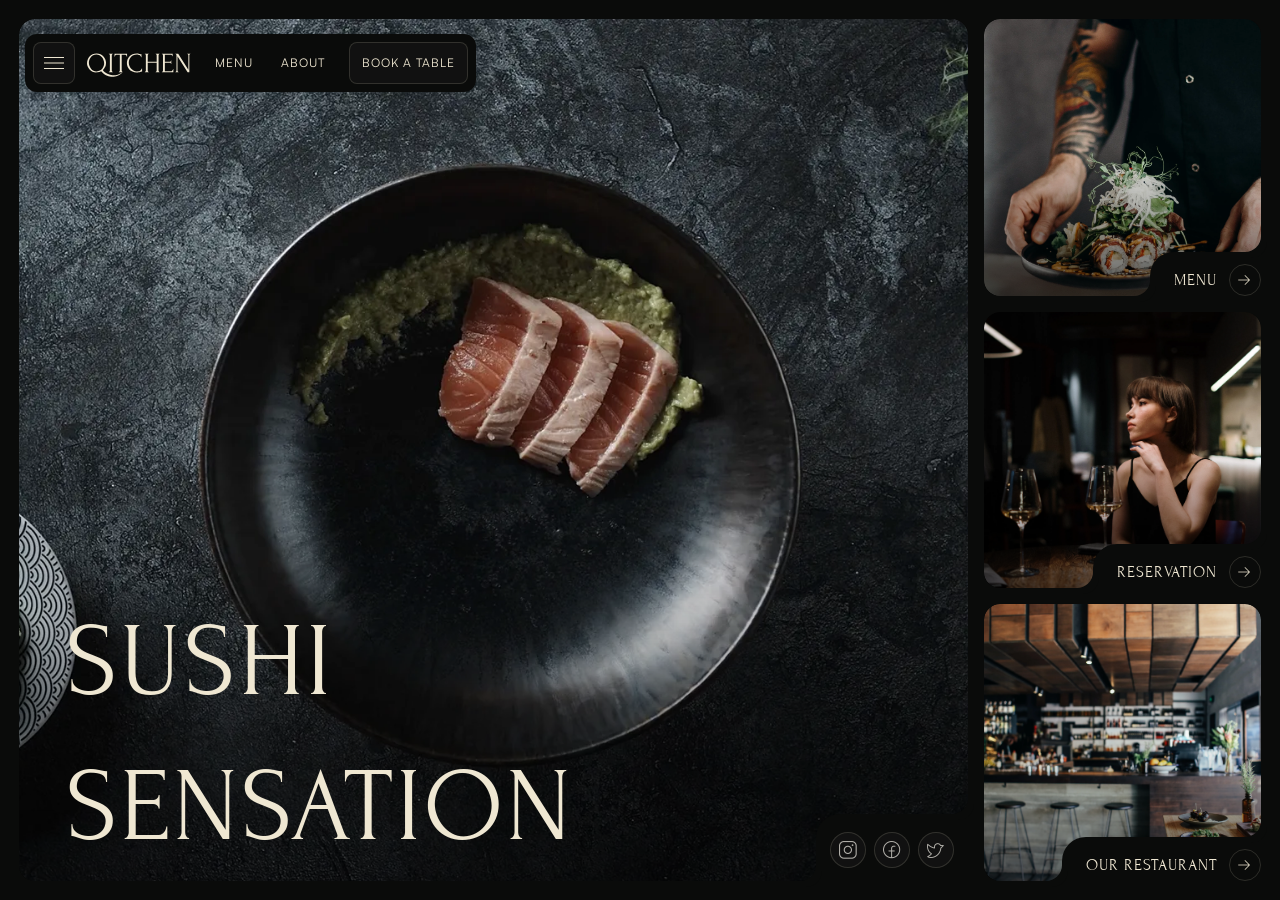
<file: index.html>
<!doctype html>
<html lang="en">
	<head>
		<style data-fls-preloader="true" rel="preload">
			body > *:not(.fls-preloader) {opacity: 0;visibility: hidden;}[data-fls-preloader-loaded] body > *:not(.fls-preloader) {transition: opacity 0.5s ease 0s;opacity: 1;visibility: visible;}
		</style>
		<meta charset="UTF-8">
		<meta name="viewport" content="width=device-width, initial-scale=1.0">
		<link rel="preload" href="./assets/fonts/Satoshi-Regular.woff2" as="font" type="font/woff2" crossorigin="anonymous">
		<link rel="preload" href="./assets/fonts/Satoshi-Light.woff2" as="font" type="font/woff2" crossorigin="anonymous">
		<link rel="preload" href="./assets/fonts/Forum-Regular.woff2" as="font" type="font/woff2" crossorigin="anonymous">
		<meta name="theme-color" content="#0a0b0a">
		<meta name="keywords" content="sushi, restaurant, japanese cuisine, rolls, sashimi, qitchen">
		<meta name="description" content="Qitchen — premium sushi restaurant. Signature rolls, sashimi and Japanese cuisine in an elegant atmosphere. Book a table online.">
		<meta property="og:description" content="Qitchen — premium sushi restaurant. Signature rolls, sashimi and Japanese cuisine in an elegant atmosphere. Book a table online.">
		<meta name="twitter:description" content="Qitchen — premium sushi restaurant. Signature rolls, sashimi and Japanese cuisine in an elegant atmosphere. Book a table online.">
		<meta property="og:type" content="website">
		<meta property="og:site_name" content="Qitchen — Sushi Restaurant">
		<meta property="og:title" content="Home Page">
		<meta name="twitter:title" content="Home Page">
		<meta property="og:image" content="./assets/img/home/homebg01.webp">
		<meta name="twitter:card" content="summary_large_image">
		<meta name="twitter:image" content="./assets/img/home/homebg01.webp">
		<title>Home Page</title>
		<script type="module" crossorigin="" src="./js/index.js?v=1786104040828"></script>
		<link rel="modulepreload" crossorigin="" href="./js/common.js?v=1786104040828">
		<link rel="modulepreload" crossorigin="" href="./js/preloader.js?v=1786104040828">
		<link rel="stylesheet" crossorigin="" href="./css/preloader.css?v=1786104040828">
		<link rel="stylesheet" crossorigin="" href="./css/index.css?v=1786104040828">
		<link rel="stylesheet" crossorigin="" href="./css/title.css?v=1786104040828">
	</head>
	<body>
		<div class="wrapper">
			<header data-fls-header="" class="header">
				<div class="header__container">
					<div class="header__menu menu">
						<button type="button" data-fls-menu="" class="menu__icon icon-menu" aria-label="Toggle menu">
							<span></span>
						</button>
						<div class="header__logo">
							<img src="./assets/img/logo.svg" alt="Qitchen">
						</div>
						<nav class="header__nav">
							<a href="menupage.html" class="header__link">Menu</a>
							<a href="about.html" class="header__link">About</a>
						</nav>
						<a href="reservation.html" class="header__cta">Book a Table</a>
					</div>
					<nav class="menu__body">
						<div class="menu__container">
							<div class="menu__decor">
								<span class="menu__diamond"></span>
								<span class="menu__line"></span>
								<span class="menu__diamond"></span>
							</div>
							<ul class="menu__list">
								<li>
									<a href="menupage.html">Menu</a>
								</li>
								<li>
									<a href="reservation.html">Reservation</a>
								</li>
								<li>
									<a href="about.html">About</a>
								</li>
								<li>
									<a href="contact.html">Contact</a>
								</li>
								<li>
									<a href="blog.html">Blog</a>
								</li>
							</ul>
							<div class="menu__decor">
								<span class="menu__diamond"></span>
								<span class="menu__line"></span>
								<span class="menu__diamond"></span>
							</div>
						</div>
					</nav>
				</div>
			</header>
			<main class="page">
				<section data-fls-index="" class="index">
					<div class="hero">
						<div class="hero__card info-card">
							<div class="info-card__image-wrapper">
								<picture>
									<source media="(max-width: 600px)" srcset="./assets/img/home/homebg01-600.webp" type="image/webp">
									<source media="(max-width: 1200px)" srcset="./assets/img/home/homebg01-1200.webp" type="image/webp">
									<img alt="Sushi Sensation — Qitchen" class="info-card__image" src="./assets/img/home/homebg01.webp">
								</picture>
							</div>
							<h1 data-fls-title="" class="info-card__title page__title page__title--fz-140">
								Sushi
								<br>
								Sensation
							</h1>
							<div class="info-card__social-panel">
								<div class="info-card__social social">
									<ul class="social__list">
										<li class="social__item">
											<a href="#" class="social__link social__link--icon-inst" aria-label="Instagram"></a>
										</li>
										<li class="social__item">
											<a href="#" class="social__link social__link--icon-fb" aria-label="Facebook"></a>
										</li>
										<li class="social__item">
											<a href="#" class="social__link social__link--icon-x" aria-label="X (Twitter)"></a>
										</li>
									</ul>
								</div>
							</div>
						</div>
						<div class="hero__card info-card">
							<div class="info-card__image-wrapper">
								<a class="info-card__link-image" href="menupage.html">
									<picture>
										<source media="(max-width: 600px)" srcset="./assets/img/home/homebg02-600.webp" type="image/webp">
										<source media="(max-width: 1200px)" srcset="./assets/img/home/homebg02-1200.webp" type="image/webp">
										<img alt="" class="info-card__image" loading="lazy" src="./assets/img/home/homebg02.webp">
									</picture>
								</a>
							</div>
							<div class="info-card__corner-wrapper">
								<a href="menupage.html" class="info-card__btn --icon-arrow" aria-label="View Menu">Menu</a>
							</div>
						</div>
						<div class="hero__card info-card">
							<div class="info-card__image-wrapper">
								<a class="info-card__link-image" href="reservation.html">
									<picture>
										<source media="(max-width: 600px)" srcset="./assets/img/home/homebg03-600.webp" type="image/webp">
										<source media="(max-width: 1200px)" srcset="./assets/img/home/homebg03-1200.webp" type="image/webp">
										<img alt="" class="info-card__image" loading="lazy" src="./assets/img/home/homebg03.webp">
									</picture>
								</a>
							</div>
							<div class="info-card__corner-wrapper">
								<a href="reservation.html" class="info-card__btn --icon-arrow" aria-label="Book a Reservation">Reservation</a>
							</div>
						</div>
						<div class="hero__card info-card">
							<div class="info-card__image-wrapper">
								<a class="info-card__link-image" href="about.html">
									<picture>
										<source media="(max-width: 600px)" srcset="./assets/img/home/homebg04-600.webp" type="image/webp">
										<source media="(max-width: 1200px)" srcset="./assets/img/home/homebg04-1200.webp" type="image/webp">
										<img alt="" class="info-card__image" loading="lazy" src="./assets/img/home/homebg04.webp">
									</picture>
								</a>
							</div>
							<div class="info-card__corner-wrapper">
								<a href="about.html" class="info-card__btn --icon-arrow" aria-label="About Our Restaurant">Our Restaurant</a>
							</div>
						</div>
					</div>
				</section>
			</main>
			<footer data-fls-footer="" class="footer">
				<div class="footer__container"></div>
			</footer>
		</div>
	</body>
</html>
</file>
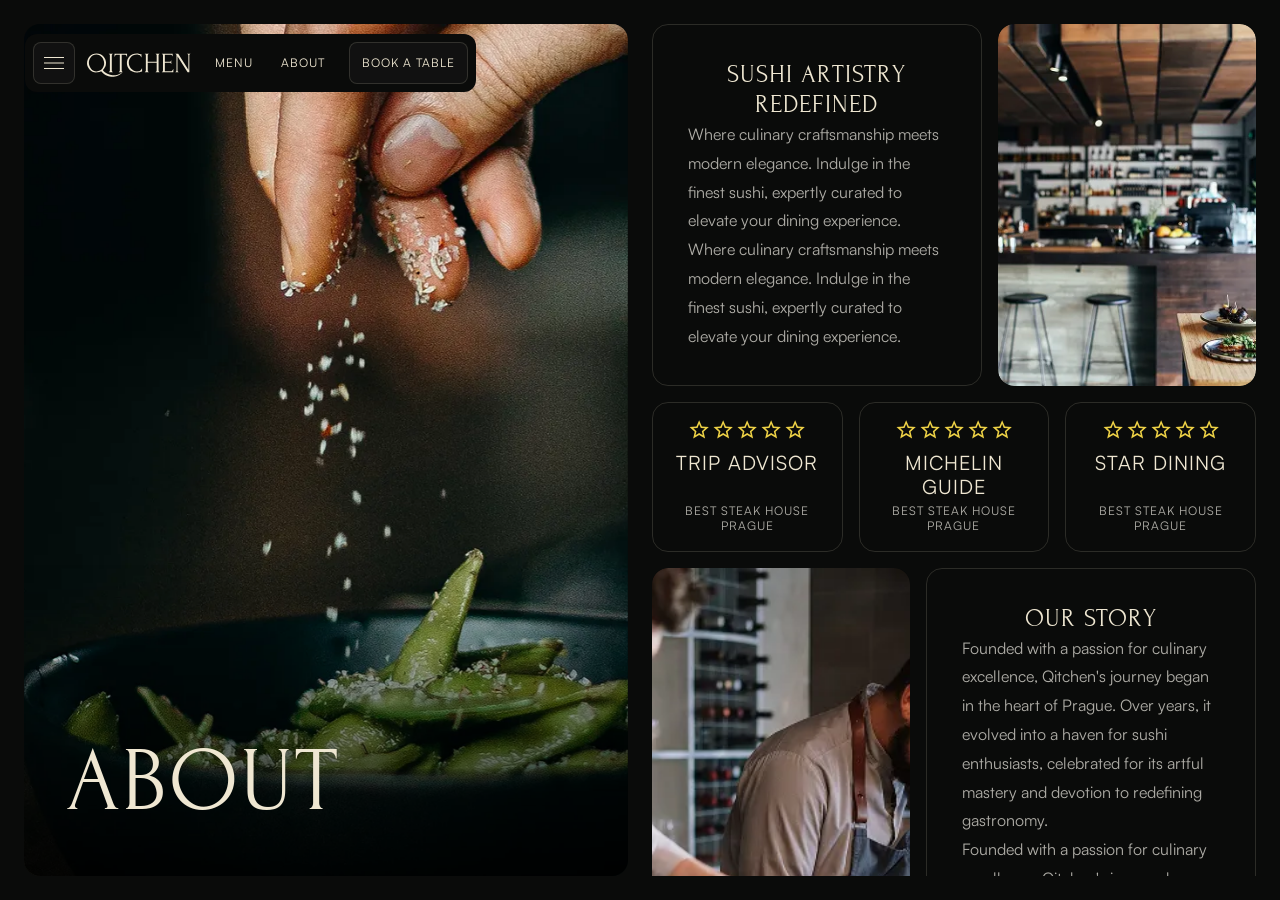
<file: about.html>
<!doctype html>
<html lang="en">
	<head>
		<style data-fls-preloader="true" rel="preload">
			body > *:not(.fls-preloader) {opacity: 0;visibility: hidden;}[data-fls-preloader-loaded] body > *:not(.fls-preloader) {transition: opacity 0.5s ease 0s;opacity: 1;visibility: visible;}
		</style>
		<meta charset="UTF-8">
		<meta name="viewport" content="width=device-width, initial-scale=1.0">
		<link rel="preload" href="./assets/fonts/Satoshi-Regular.woff2" as="font" type="font/woff2" crossorigin="anonymous">
		<link rel="preload" href="./assets/fonts/Satoshi-Light.woff2" as="font" type="font/woff2" crossorigin="anonymous">
		<link rel="preload" href="./assets/fonts/Forum-Regular.woff2" as="font" type="font/woff2" crossorigin="anonymous">
		<meta name="theme-color" content="#0a0b0a">
		<meta name="keywords" content="about, sushi restaurant, qitchen, japanese cuisine">
		<meta name="description" content="About Qitchen — the philosophy of our sushi restaurant: fresh ingredients, masterful chefs and Japanese traditions.">
		<meta property="og:description" content="About Qitchen — the philosophy of our sushi restaurant: fresh ingredients, masterful chefs and Japanese traditions.">
		<meta name="twitter:description" content="About Qitchen — the philosophy of our sushi restaurant: fresh ingredients, masterful chefs and Japanese traditions.">
		<meta property="og:type" content="website">
		<meta property="og:site_name" content="Qitchen — Sushi Restaurant">
		<meta property="og:title" content="About Us">
		<meta name="twitter:title" content="About Us">
		<meta property="og:image" content="./assets/img/about/aboutbg.webp">
		<meta name="twitter:card" content="summary_large_image">
		<meta name="twitter:image" content="./assets/img/about/aboutbg.webp">
		<title>About Us</title>
		<script type="module" crossorigin="" src="./js/about.js?v=1786530218197"></script>
		<link rel="modulepreload" crossorigin="" href="./js/common.js?v=1786530218197">
		<link rel="modulepreload" crossorigin="" href="./js/preloader.js?v=1786530218197">
		<link rel="stylesheet" crossorigin="" href="./css/preloader.css?v=1786530218197">
		<link rel="stylesheet" crossorigin="" href="./css/about.css?v=1786530218197">
		<link rel="stylesheet" crossorigin="" href="./css/inner.css?v=1786530218197">
	</head>
	<body>
		<div class="wrapper">
			<header data-fls-header="" class="header">
				<div class="header__container">
					<div class="header__menu menu">
						<button type="button" data-fls-menu="" class="menu__icon icon-menu" aria-label="Toggle menu">
							<span></span>
						</button>
						<a href="index.html" class="header__logo">
							<img src="./assets/img/logo.svg" alt="Qitchen">
						</a>
						<nav class="header__nav">
							<a href="menupage.html" class="header__link">Menu</a>
							<a href="about.html" class="header__link">About</a>
						</nav>
						<a href="reservation.html" class="header__cta">Book a Table</a>
					</div>
					<nav class="menu__body">
						<div class="menu__container">
							<div class="menu__decor">
								<span class="menu__diamond"></span>
								<span class="menu__line"></span>
								<span class="menu__diamond"></span>
							</div>
							<ul class="menu__list">
								<li>
									<a href="menupage.html">Menu</a>
								</li>
								<li>
									<a href="reservation.html">Reservation</a>
								</li>
								<li>
									<a href="about.html">About</a>
								</li>
								<li>
									<a href="contact.html">Contact</a>
								</li>
								<li>
									<a href="blog.html">Blog</a>
								</li>
							</ul>
							<div class="menu__decor">
								<span class="menu__diamond"></span>
								<span class="menu__line"></span>
								<span class="menu__diamond"></span>
							</div>
						</div>
					</nav>
				</div>
			</header>
			<main class="inner-page">
				<div data-fls-pagebg="" class="pagebg">
					<div class="pagebg__picture">
						<picture>
							<source media="(max-width: 600px)" srcset="./assets/img/about/aboutbg-600.webp" type="image/webp">
							<img alt="About background" class="pagebg__image" src="./assets/img/about/aboutbg.webp">
						</picture>
					</div>
					<h1 class="pagebg__title">About</h1>
				</div>
				<div class="inner-page__body">
					<div data-fls-about="" class="about__body body-about">
						<div class="body-about__item item-about" role="region" aria-labelledby="about-sushi">
							<div class="item-about__content">
								<h2 id="about-sushi" class="item-about__title">Sushi Artistry Redefined</h2>
								<div class="item-about__text">
									<p>
										Where culinary craftsmanship meets modern elegance. Indulge in the finest sushi,
					expertly curated to elevate your dining experience.
									</p>
									<p>
										Where culinary craftsmanship meets modern elegance. Indulge in the finest sushi,
					expertly curated to elevate your dining experience.
									</p>
								</div>
							</div>
							<div class="item-about__picture">
								<picture>
									<img class="item-about__image" alt="Restaurant interior" loading="lazy" src="./assets/img/about/about01.webp">
								</picture>
							</div>
						</div>
						<div class="body-about__review review-about" role="region" aria-label="Awards and recognition">
							<div data-fls-reviewcard="" class="review-about__item" role="group" aria-label="Trip Advisor review">
								<div data-fls-rating="" class="review-about__rating" aria-label="5 out of 5 stars"></div>
								<h3 class="review-about__title">Trip Advisor</h3>
								<div class="review-about__text">
									<p>Best Steak House</p>
									<p>Prague</p>
								</div>
							</div>
							<div data-fls-reviewcard="" class="review-about__item" role="group" aria-label="Michelin Guide review">
								<div data-fls-rating="" class="review-about__rating" aria-label="5 out of 5 stars"></div>
								<h3 class="review-about__title">Michelin Guide</h3>
								<div class="review-about__text">
									<p>Best Steak House</p>
									<p>Prague</p>
								</div>
							</div>
							<div data-fls-reviewcard="" class="review-about__item" role="group" aria-label="Star Dining review">
								<div data-fls-rating="" class="review-about__rating" aria-label="5 out of 5 stars"></div>
								<h3 class="review-about__title">Star Dining</h3>
								<div class="review-about__text">
									<p>Best Steak House</p>
									<p>Prague</p>
								</div>
							</div>
						</div>
						<div class="body-about__item item-about item-about--reverse" role="region" aria-labelledby="about-story">
							<div class="item-about__content">
								<h2 id="about-story" class="item-about__title">Our Story</h2>
								<div class="item-about__text">
									<p>
										Founded with a passion for culinary excellence, Qitchen's journey began in the heart
					of Prague. Over years, it evolved into a haven for sushi enthusiasts, celebrated for
					its artful mastery and devotion to redefining gastronomy.
									</p>
									<p>
										Founded with a passion for culinary excellence, Qitchen's journey began in the heart
					of Prague. Over years, it evolved into a haven for sushi enthusiasts, celebrated for
					its artful mastery and devotion to redefining gastronomy.
									</p>
								</div>
							</div>
							<div class="item-about__picture">
								<picture>
									<img class="item-about__image" alt="Chefs in the kitchen" loading="lazy" src="./assets/img/about/about02.webp">
								</picture>
							</div>
						</div>
					</div>
				</div>
			</main>
			<footer data-fls-footer="" class="footer">
				<div class="footer__container"></div>
			</footer>
		</div>
	</body>
</html>
</file>
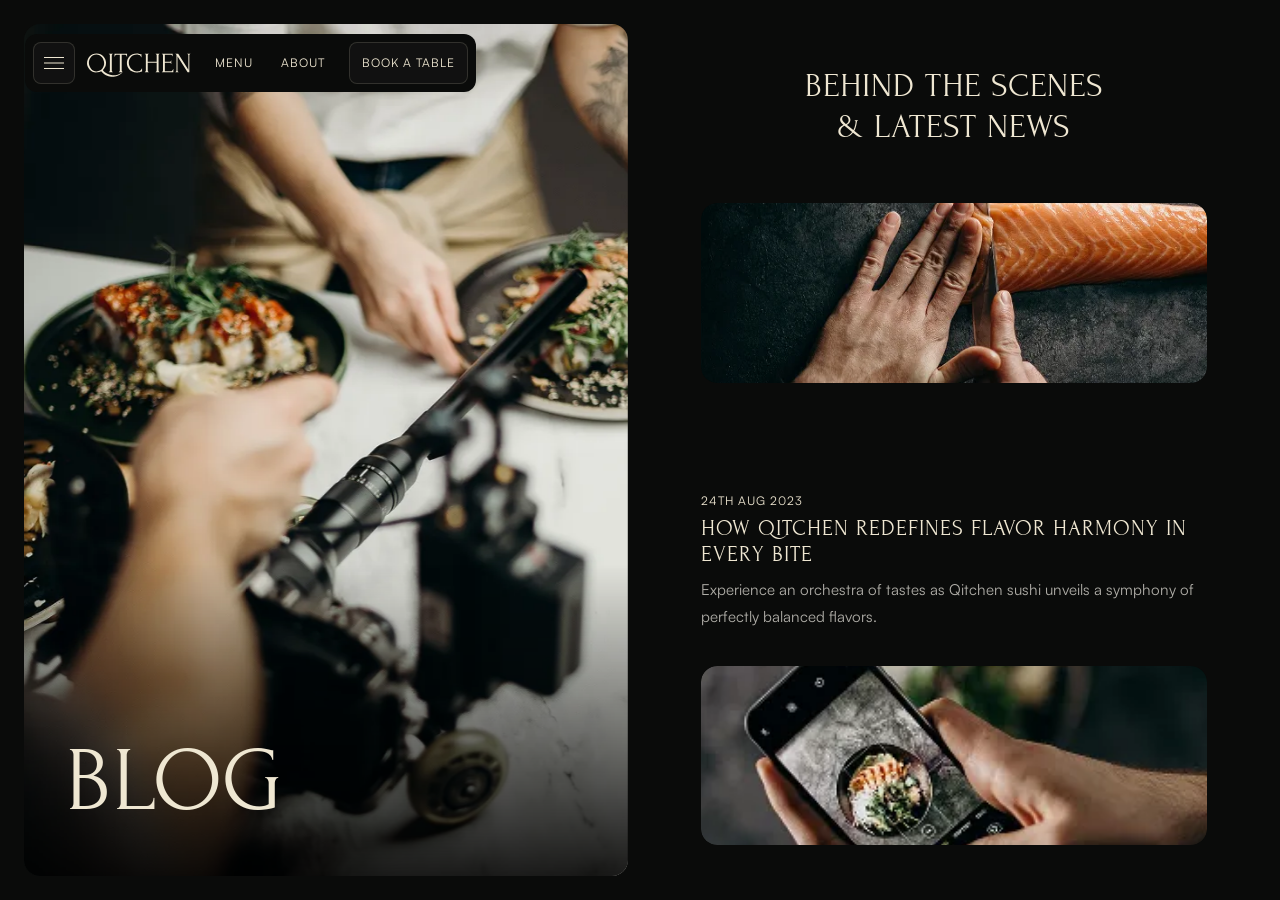
<file: blog.html>
<!doctype html>
<html lang="en">
	<head>
		<style data-fls-preloader="true" rel="preload">
			body > *:not(.fls-preloader) {opacity: 0;visibility: hidden;}[data-fls-preloader-loaded] body > *:not(.fls-preloader) {transition: opacity 0.5s ease 0s;opacity: 1;visibility: visible;}
		</style>
		<meta charset="UTF-8">
		<meta name="viewport" content="width=device-width, initial-scale=1.0">
		<link rel="preload" href="./assets/fonts/Satoshi-Regular.woff2" as="font" type="font/woff2" crossorigin="anonymous">
		<link rel="preload" href="./assets/fonts/Satoshi-Light.woff2" as="font" type="font/woff2" crossorigin="anonymous">
		<link rel="preload" href="./assets/fonts/Forum-Regular.woff2" as="font" type="font/woff2" crossorigin="anonymous">
		<meta name="theme-color" content="#0a0b0a">
		<meta name="keywords" content="blog, sushi, japanese cuisine, articles, qitchen">
		<meta name="description" content="Qitchen blog — articles about sushi culture, Japanese cuisine and the life of our restaurant.">
		<meta property="og:description" content="Qitchen blog — articles about sushi culture, Japanese cuisine and the life of our restaurant.">
		<meta name="twitter:description" content="Qitchen blog — articles about sushi culture, Japanese cuisine and the life of our restaurant.">
		<meta property="og:type" content="website">
		<meta property="og:site_name" content="Qitchen — Sushi Restaurant">
		<meta property="og:title" content="Our Blog">
		<meta name="twitter:title" content="Our Blog">
		<meta property="og:image" content="./assets/img/blog/blogbg.webp">
		<meta name="twitter:card" content="summary_large_image">
		<meta name="twitter:image" content="./assets/img/blog/blogbg.webp">
		<title>Our Blog</title>
		<script type="module" crossorigin="" src="./js/blog.js?v=1786104040826"></script>
		<link rel="modulepreload" crossorigin="" href="./js/common.js?v=1786104040826">
		<link rel="modulepreload" crossorigin="" href="./js/preloader.js?v=1786104040826">
		<link rel="modulepreload" crossorigin="" href="./js/watcher.js?v=1786104040826">
		<link rel="stylesheet" crossorigin="" href="./css/preloader.css?v=1786104040826">
		<link rel="stylesheet" crossorigin="" href="./css/blog.css?v=1786104040826">
		<link rel="stylesheet" crossorigin="" href="./css/title.css?v=1786104040826">
		<link rel="stylesheet" crossorigin="" href="./css/inner.css?v=1786104040826">
	</head>
	<body>
		<div class="wrapper">
			<header data-fls-header="" class="header">
				<div class="header__container">
					<div class="header__menu menu">
						<button type="button" data-fls-menu="" class="menu__icon icon-menu" aria-label="Toggle menu">
							<span></span>
						</button>
						<a href="index.html" class="header__logo">
							<img src="./assets/img/logo.svg" alt="Qitchen">
						</a>
						<nav class="header__nav">
							<a href="menupage.html" class="header__link">Menu</a>
							<a href="about.html" class="header__link">About</a>
						</nav>
						<a href="reservation.html" class="header__cta">Book a Table</a>
					</div>
					<nav class="menu__body">
						<div class="menu__container">
							<div class="menu__decor">
								<span class="menu__diamond"></span>
								<span class="menu__line"></span>
								<span class="menu__diamond"></span>
							</div>
							<ul class="menu__list">
								<li>
									<a href="menupage.html">Menu</a>
								</li>
								<li>
									<a href="reservation.html">Reservation</a>
								</li>
								<li>
									<a href="about.html">About</a>
								</li>
								<li>
									<a href="contact.html">Contact</a>
								</li>
								<li>
									<a href="blog.html">Blog</a>
								</li>
							</ul>
							<div class="menu__decor">
								<span class="menu__diamond"></span>
								<span class="menu__line"></span>
								<span class="menu__diamond"></span>
							</div>
						</div>
					</nav>
				</div>
			</header>
			<section class="inner-page">
				<div data-fls-pagebg="" class="pagebg">
					<div class="pagebg__picture">
						<picture>
							<source media="(max-width: 600px)" srcset="./assets/img/blog/blogbg-600.webp" type="image/webp">
							<img alt="Blog background" class="pagebg__image" src="./assets/img/blog/blogbg.webp">
						</picture>
					</div>
					<h1 class="pagebg__title">Blog</h1>
				</div>
				<div class="inner-page__body">
					<div data-fls-blog="" class="blog__body body-blog" role="region" aria-labelledby="blog-heading">
						<h2 data-fls-title="" id="blog-heading" class="body-blog-section__title section__title section__title--fz-40">
							Behind the Scenes
							<br>
							& Latest News
						</h2>
						<div class="body-blog__content">
							<article data-fls-blogitem="" class="blog__item item-blog" data-fls-watcher="" data-fls-watcher-once="">
								<div class="item-blog__picture">
									<a href="blogsingle.html" class="item-blog__link-image" aria-label="View article: How Qitchen Redefines Flavor Harmony in Every Bite">
										<picture>
											<img alt="How Qitchen Redefines Flavor Harmony in Every Bite" class="item-blog__image" loading="lazy" src="./assets/img/blog/blog01.webp">
										</picture>
									</a>
								</div>
								<div class="item-blog__content">
									<time class="item-blog__date" datetime="2023-08-24">24th Aug 2023</time>
									<a href="blogsingle.html" class="item-blog__link-title" aria-label="Read article: How Qitchen Redefines Flavor Harmony in Every Bite">
										<h2 class="item-blog__title">How Qitchen Redefines Flavor Harmony in Every Bite</h2>
									</a>
									<div class="item-blog__text">
										<p>
											Experience an orchestra of tastes as Qitchen sushi unveils a symphony of perfectly balanced flavors.
										</p>
									</div>
								</div>
							</article>
							<article data-fls-blogitem="" class="blog__item item-blog" data-fls-watcher="" data-fls-watcher-once="">
								<div class="item-blog__picture">
									<a href="blogsingle.html" class="item-blog__link-image" aria-label="View article: Unveiling the Mastery Behind Our Culinary Craftsmanship">
										<picture>
											<img alt="Unveiling the Mastery Behind Our Culinary Craftsmanship" class="item-blog__image" loading="lazy" src="./assets/img/blog/blog02.webp">
										</picture>
									</a>
								</div>
								<div class="item-blog__content">
									<time class="item-blog__date" datetime="2023-08-24">24th Aug 2023</time>
									<a href="blogsingle.html" class="item-blog__link-title" aria-label="Read article: Unveiling the Mastery Behind Our Culinary Craftsmanship">
										<h2 class="item-blog__title">Unveiling the Mastery Behind Our Culinary Craftsmanship</h2>
									</a>
									<div class="item-blog__text">
										<p>
											Explore the meticulous artistry and dedication that create Qitchen renowned sushi perfection.
										</p>
									</div>
								</div>
							</article>
							<article data-fls-blogitem="" class="blog__item item-blog" data-fls-watcher="" data-fls-watcher-once="">
								<div class="item-blog__picture">
									<a href="blogsingle.html" class="item-blog__link-image" aria-label="View article: Journey through Freshness Exquisite Sushi Selection">
										<picture>
											<img alt="Journey through Freshness Exquisite Sushi Selection" class="item-blog__image" loading="lazy" src="./assets/img/blog/blog03.webp">
										</picture>
									</a>
								</div>
								<div class="item-blog__content">
									<time class="item-blog__date" datetime="2023-08-24">24th Aug 2023</time>
									<a href="blogsingle.html" class="item-blog__link-title" aria-label="Read article: Journey through Freshness Exquisite Sushi Selection">
										<h2 class="item-blog__title">Journey through Freshness Exquisite Sushi Selection</h2>
									</a>
									<div class="item-blog__text">
										<p>
											Embark on a seafood adventure, guided by Qitchen fresh and exquisite sushi creations from the sea.
										</p>
									</div>
								</div>
							</article>
							<article data-fls-blogitem="" class="blog__item item-blog" data-fls-watcher="" data-fls-watcher-once="">
								<div class="item-blog__picture">
									<a href="blogsingle.html" class="item-blog__link-image" aria-label="View article: Palate with Qitchen Unsurpassed Sushi Delicacies">
										<picture>
											<img alt="Palate with Qitchen Unsurpassed Sushi Delicacies" class="item-blog__image" loading="lazy" src="./assets/img/blog/blog04.webp">
										</picture>
									</a>
								</div>
								<div class="item-blog__content">
									<time class="item-blog__date" datetime="2023-08-24">24th Aug 2023</time>
									<a href="blogsingle.html" class="item-blog__link-title" aria-label="Read article: Palate with Qitchen Unsurpassed Sushi Delicacies">
										<h2 class="item-blog__title">Palate with Qitchen Unsurpassed Sushi Delicacies</h2>
									</a>
									<div class="item-blog__text">
										<p>
											Discover the heights of gastronomic delight as Qitchen sushi transports you to a new culinary realm.
										</p>
									</div>
								</div>
							</article>
							<article data-fls-blogitem="" class="blog__item item-blog" data-fls-watcher="" data-fls-watcher-once="">
								<div class="item-blog__picture">
									<a href="blogsingle.html" class="item-blog__link-image" aria-label="View article: The Qitchen Experience Beyond Sushi">
										<picture>
											<img alt="The Qitchen Experience Beyond Sushi" class="item-blog__image" loading="lazy" src="./assets/img/blog/blog05.webp">
										</picture>
									</a>
								</div>
								<div class="item-blog__content">
									<time class="item-blog__date" datetime="2023-08-24">24th Aug 2023</time>
									<a href="blogsingle.html" class="item-blog__link-title" aria-label="Read article: The Qitchen Experience Beyond Sushi">
										<h2 class="item-blog__title">The Qitchen Experience Beyond Sushi</h2>
									</a>
									<div class="item-blog__text">
										<p>
											Immerse in Qitchen passion for culinary excellence, where sushi is more than a dish—its an experience.
										</p>
									</div>
								</div>
							</article>
						</div>
					</div>
				</div>
			</section>
			<footer data-fls-footer="" class="footer">
				<div class="footer__container"></div>
			</footer>
		</div>
	</body>
</html>
</file>
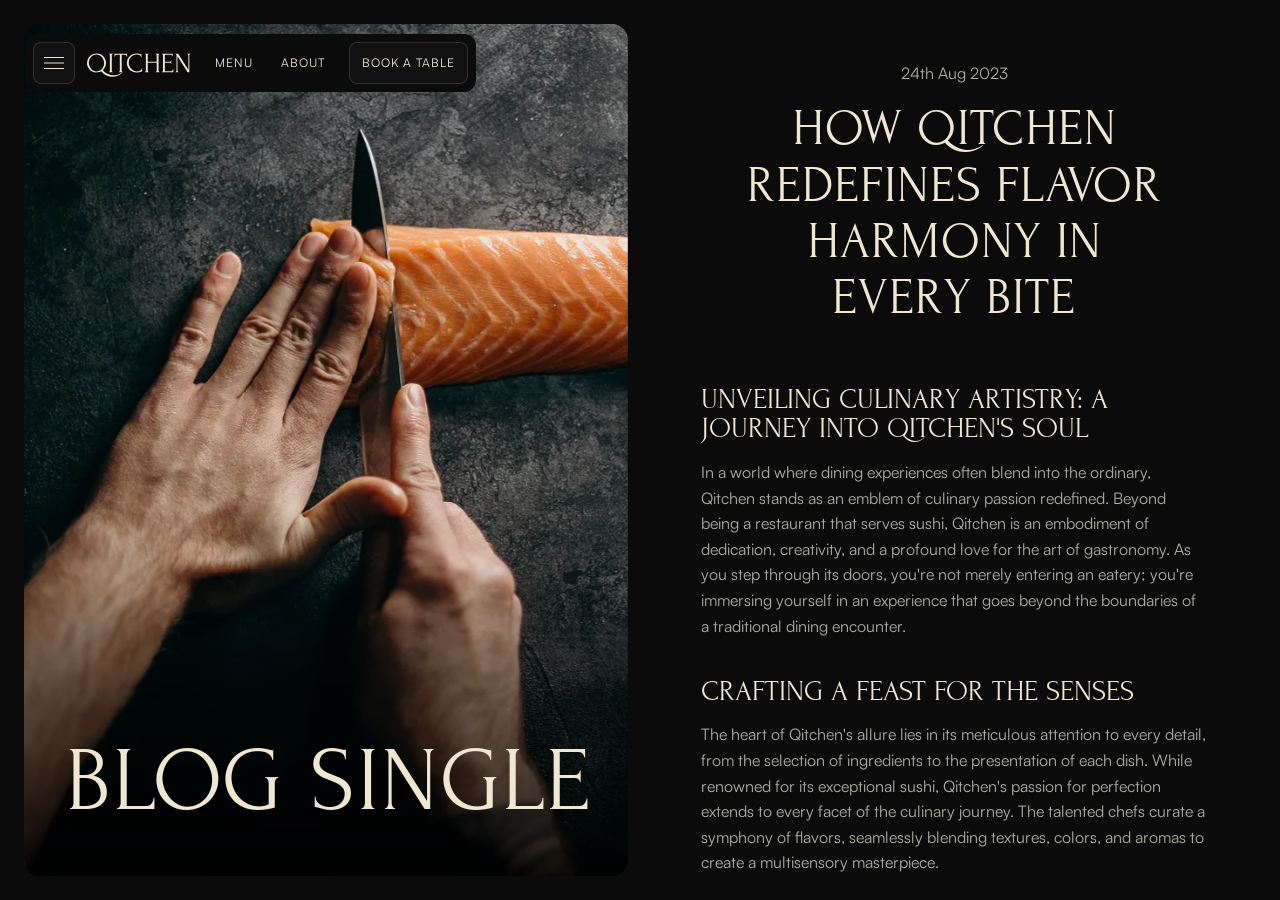
<file: blogsingle.html>
<!doctype html>
<html lang="en">
	<head>
		<style data-fls-preloader="true" rel="preload">
			body > *:not(.fls-preloader) {opacity: 0;visibility: hidden;}[data-fls-preloader-loaded] body > *:not(.fls-preloader) {transition: opacity 0.5s ease 0s;opacity: 1;visibility: visible;}
		</style>
		<meta charset="UTF-8">
		<meta name="viewport" content="width=device-width, initial-scale=1.0">
		<link rel="preload" href="./assets/fonts/Satoshi-Regular.woff2" as="font" type="font/woff2" crossorigin="anonymous">
		<link rel="preload" href="./assets/fonts/Satoshi-Light.woff2" as="font" type="font/woff2" crossorigin="anonymous">
		<link rel="preload" href="./assets/fonts/Forum-Regular.woff2" as="font" type="font/woff2" crossorigin="anonymous">
		<meta name="theme-color" content="#0a0b0a">
		<meta name="keywords" content="blog, sushi, japanese cuisine, article, qitchen">
		<meta name="description" content="Qitchen blog article — sushi culture, Japanese cuisine and culinary tips from our chefs.">
		<meta property="og:description" content="Qitchen blog article — sushi culture, Japanese cuisine and culinary tips from our chefs.">
		<meta name="twitter:description" content="Qitchen blog article — sushi culture, Japanese cuisine and culinary tips from our chefs.">
		<meta property="og:type" content="website">
		<meta property="og:site_name" content="Qitchen — Sushi Restaurant">
		<meta property="og:title" content="Blog Article">
		<meta name="twitter:title" content="Blog Article">
		<meta property="og:image" content="./assets/img/blog/blog-single/blog-singlebg.webp">
		<meta name="twitter:card" content="summary_large_image">
		<meta name="twitter:image" content="./assets/img/blog/blog-single/blog-singlebg.webp">
		<title>Blog Article</title>
		<script type="module" crossorigin="" src="./js/blogsingle.js?v=1786104040827"></script>
		<link rel="modulepreload" crossorigin="" href="./js/common.js?v=1786104040827">
		<link rel="modulepreload" crossorigin="" href="./js/preloader.js?v=1786104040827">
		<link rel="modulepreload" crossorigin="" href="./js/watcher.js?v=1786104040827">
		<link rel="stylesheet" crossorigin="" href="./css/preloader.css?v=1786104040827">
		<link rel="stylesheet" crossorigin="" href="./css/blogsingle.css?v=1786104040827">
		<link rel="stylesheet" crossorigin="" href="./css/title.css?v=1786104040827">
		<link rel="stylesheet" crossorigin="" href="./css/inner.css?v=1786104040827">
	</head>
	<body>
		<div class="wrapper">
			<header data-fls-header="" class="header">
				<div class="header__container">
					<div class="header__menu menu">
						<button type="button" data-fls-menu="" class="menu__icon icon-menu" aria-label="Toggle menu">
							<span></span>
						</button>
						<a href="index.html" class="header__logo">
							<img src="./assets/img/logo.svg" alt="Qitchen">
						</a>
						<nav class="header__nav">
							<a href="menupage.html" class="header__link">Menu</a>
							<a href="about.html" class="header__link">About</a>
						</nav>
						<a href="reservation.html" class="header__cta">Book a Table</a>
					</div>
					<nav class="menu__body">
						<div class="menu__container">
							<div class="menu__decor">
								<span class="menu__diamond"></span>
								<span class="menu__line"></span>
								<span class="menu__diamond"></span>
							</div>
							<ul class="menu__list">
								<li>
									<a href="menupage.html">Menu</a>
								</li>
								<li>
									<a href="reservation.html">Reservation</a>
								</li>
								<li>
									<a href="about.html">About</a>
								</li>
								<li>
									<a href="contact.html">Contact</a>
								</li>
								<li>
									<a href="blog.html">Blog</a>
								</li>
							</ul>
							<div class="menu__decor">
								<span class="menu__diamond"></span>
								<span class="menu__line"></span>
								<span class="menu__diamond"></span>
							</div>
						</div>
					</nav>
				</div>
			</header>
			<section class="inner-page">
				<div data-fls-pagebg="" class="pagebg">
					<div class="pagebg__picture">
						<picture>
							<source media="(max-width: 600px)" srcset="./assets/img/blog/blog-single/blog-singlebg-600.webp" type="image/webp">
							<img alt="Blog single background" class="pagebg__image" src="./assets/img/blog/blog-single/blog-singlebg.webp">
						</picture>
					</div>
					<h1 class="pagebg__title">Blog Single</h1>
				</div>
				<div class="inner-page__body">
					<div data-fls-blogsingle="" class="blog-single__body body-single" role="region" aria-label="Blog post">
						<header class="body-single__header">
							<time class="body-single__date" datetime="2023-08-24">24th Aug 2023</time>
							<h2 data-fls-title="" id="blog-title" class="body-single-section__title section__title section__title--fz-64">How Qitchen Redefines Flavor Harmony in Every Bite</h2>
						</header>
						<article class="body-single__article" aria-labelledby="blog-title">
							<h3 data-fls-watcher="" data-fls-watcher-once="">Unveiling Culinary Artistry: A Journey into Qitchen's Soul</h3>
							<p data-fls-watcher="" data-fls-watcher-once="">
								In a world where dining experiences often blend into the ordinary, Qitchen stands as
					an emblem of culinary passion redefined. Beyond being a restaurant that serves sushi,
					Qitchen is an embodiment of dedication, creativity, and a profound love for the art
					of gastronomy. As you step through its doors, you're not merely entering an eatery;
					you're immersing yourself in an experience that goes beyond the boundaries of a
					traditional dining encounter.
							</p>
							<h3 data-fls-watcher="" data-fls-watcher-once="">Crafting a Feast for the Senses</h3>
							<p data-fls-watcher="" data-fls-watcher-once="">
								The heart of Qitchen's allure lies in its meticulous attention to every detail, from
					the selection of ingredients to the presentation of each dish. While renowned for its
					exceptional sushi, Qitchen's passion for perfection extends to every facet of the
					culinary journey. The talented chefs curate a symphony of flavors, seamlessly
					blending textures, colors, and aromas to create a multisensory masterpiece.
							</p>
							<p data-fls-watcher="" data-fls-watcher-once="">
								The ambiance itself speaks of a story where modern elegance meets warmth, inviting
					patrons to relish not only the food but also the atmosphere that envelopes them. Each
					dish that graces the table is not just a meal; it's a tale told through taste—a
					testament to the tireless commitment Qitchen has toward crafting an experience that
					resonates with food enthusiasts and connoisseurs alike.
							</p>
							<h3 data-fls-watcher="" data-fls-watcher-once="">Beyond Sushi: Nurturing Connections</h3>
							<p data-fls-watcher="" data-fls-watcher-once="">
								While the gastronomic delights are undoubtedly the centerpiece, Qitchen goes beyond
					being a culinary haven. It's a place that fosters connections, where conversations
					flow as smoothly as the sake, and moments turn into cherished memories. The
					passionate team at Qitchen believes that dining is an act of bonding—a chance to
					share joy, laughter, and stories over a beautifully laid table.
							</p>
							<p data-fls-watcher="" data-fls-watcher-once="">
								The Qitchen experience transcends the physical walls of the restaurant. It's an
					invitation to step out of the ordinary and into a world where passion for food is an
					art, and every guest is a cherished canvas. Through the symphony of flavors, the
					artistry of presentation, and the warmth of connection, Qitchen invites you to
					witness passion personified in every aspect of your dining journey.
							</p>
						</article>
					</div>
				</div>
			</section>
			<footer data-fls-footer="" class="footer">
				<div class="footer__container"></div>
			</footer>
		</div>
	</body>
</html>
</file>
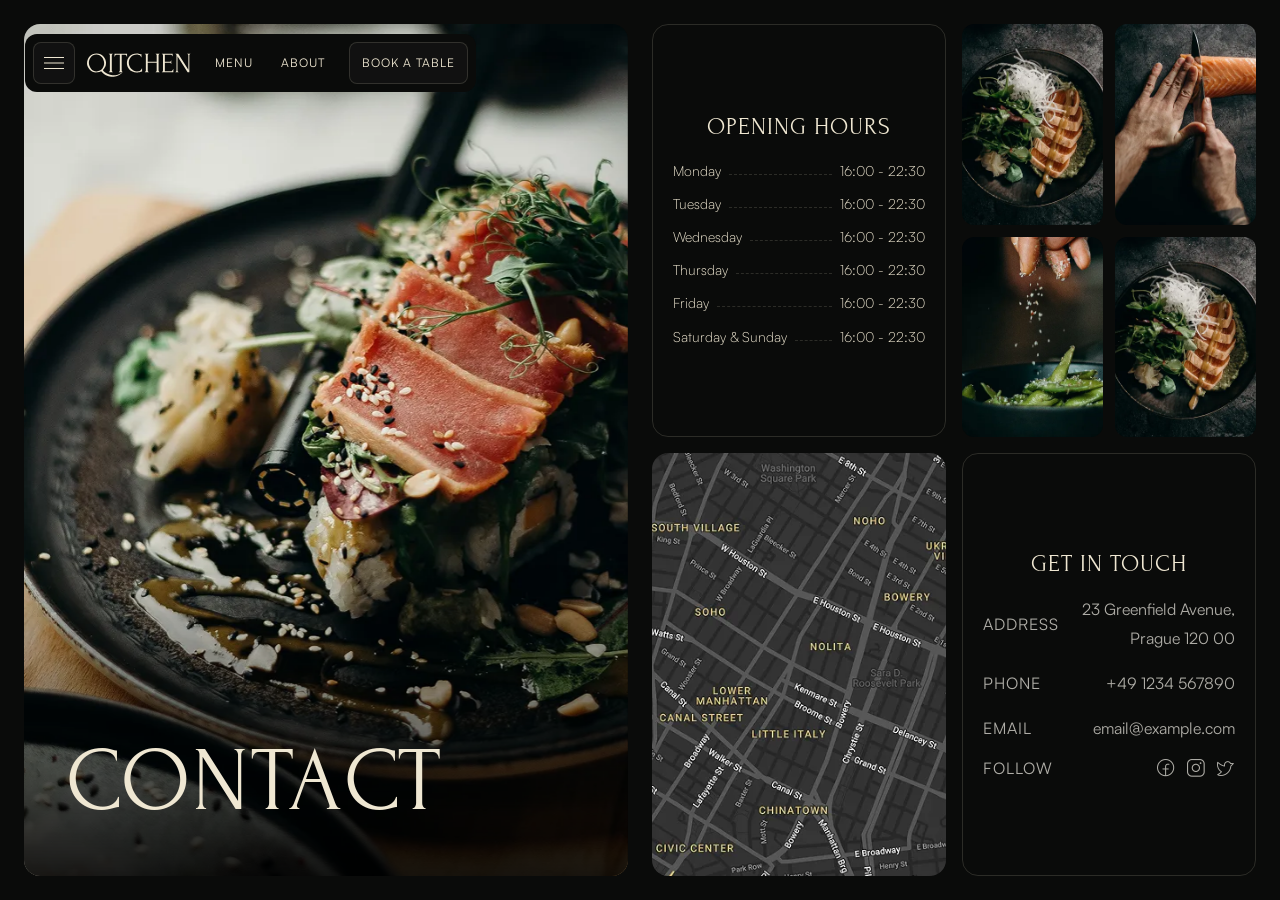
<file: contact.html>
<!doctype html>
<html lang="en">
	<head>
		<style data-fls-preloader="true" rel="preload">
			body > *:not(.fls-preloader) {opacity: 0;visibility: hidden;}[data-fls-preloader-loaded] body > *:not(.fls-preloader) {transition: opacity 0.5s ease 0s;opacity: 1;visibility: visible;}
		</style>
		<meta charset="UTF-8">
		<meta name="viewport" content="width=device-width, initial-scale=1.0">
		<link rel="preload" href="./assets/fonts/Satoshi-Regular.woff2" as="font" type="font/woff2" crossorigin="anonymous">
		<link rel="preload" href="./assets/fonts/Satoshi-Light.woff2" as="font" type="font/woff2" crossorigin="anonymous">
		<link rel="preload" href="./assets/fonts/Forum-Regular.woff2" as="font" type="font/woff2" crossorigin="anonymous">
		<meta name="theme-color" content="#0a0b0a">
		<meta name="keywords" content="contacts, address, phone, sushi restaurant, qitchen">
		<meta name="description" content="Contact Qitchen — address, phone, email and working hours. We are always happy to see you.">
		<meta property="og:description" content="Contact Qitchen — address, phone, email and working hours. We are always happy to see you.">
		<meta name="twitter:description" content="Contact Qitchen — address, phone, email and working hours. We are always happy to see you.">
		<meta property="og:type" content="website">
		<meta property="og:site_name" content="Qitchen — Sushi Restaurant">
		<meta property="og:title" content="Our Contacts">
		<meta name="twitter:title" content="Our Contacts">
		<meta property="og:image" content="./assets/img/contact/contactbg.webp">
		<meta name="twitter:card" content="summary_large_image">
		<meta name="twitter:image" content="./assets/img/contact/contactbg.webp">
		<title>Our Contacts</title>
		<script type="module" crossorigin="" src="./js/contact.js?v=1786530218198"></script>
		<link rel="modulepreload" crossorigin="" href="./js/common.js?v=1786530218198">
		<link rel="modulepreload" crossorigin="" href="./js/preloader.js?v=1786530218198">
		<link rel="stylesheet" crossorigin="" href="./css/preloader.css?v=1786530218198">
		<link rel="stylesheet" crossorigin="" href="./css/contact.css?v=1786530218198">
		<link rel="stylesheet" crossorigin="" href="./css/inner.css?v=1786530218198">
	</head>
	<body>
		<div class="wrapper">
			<header data-fls-header="" class="header">
				<div class="header__container">
					<div class="header__menu menu">
						<button type="button" data-fls-menu="" class="menu__icon icon-menu" aria-label="Toggle menu">
							<span></span>
						</button>
						<a href="index.html" class="header__logo">
							<img src="./assets/img/logo.svg" alt="Qitchen">
						</a>
						<nav class="header__nav">
							<a href="menupage.html" class="header__link">Menu</a>
							<a href="about.html" class="header__link">About</a>
						</nav>
						<a href="reservation.html" class="header__cta">Book a Table</a>
					</div>
					<nav class="menu__body">
						<div class="menu__container">
							<div class="menu__decor">
								<span class="menu__diamond"></span>
								<span class="menu__line"></span>
								<span class="menu__diamond"></span>
							</div>
							<ul class="menu__list">
								<li>
									<a href="menupage.html">Menu</a>
								</li>
								<li>
									<a href="reservation.html">Reservation</a>
								</li>
								<li>
									<a href="about.html">About</a>
								</li>
								<li>
									<a href="contact.html">Contact</a>
								</li>
								<li>
									<a href="blog.html">Blog</a>
								</li>
							</ul>
							<div class="menu__decor">
								<span class="menu__diamond"></span>
								<span class="menu__line"></span>
								<span class="menu__diamond"></span>
							</div>
						</div>
					</nav>
				</div>
			</header>
			<main class="inner-page">
				<div data-fls-pagebg="" class="pagebg">
					<div class="pagebg__picture">
						<picture>
							<source media="(max-width: 600px)" srcset="./assets/img/contact/contactbg-600.webp" type="image/webp">
							<img alt="Contact background" class="pagebg__image" src="./assets/img/contact/contactbg.webp">
						</picture>
					</div>
					<h1 class="pagebg__title">Contact</h1>
				</div>
				<div class="inner-page__body">
					<div data-fls-contact="" class="contact__body">
						<div class="contact__schedule">
							<div class="contact__header">
								<h3 class="contact__title">Opening Hours</h3>
							</div>
							<div class="schedule">
								<dl class="schedule__list">
									<div class="schedule__row">
										<dt class="schedule__day">Monday</dt>
										<dd class="schedule__dots" aria-hidden="true"></dd>
										<dd class="schedule__time">16:00 - 22:30</dd>
									</div>
									<div class="schedule__row">
										<dt class="schedule__day">Tuesday</dt>
										<dd class="schedule__dots" aria-hidden="true"></dd>
										<dd class="schedule__time">16:00 - 22:30</dd>
									</div>
									<div class="schedule__row">
										<dt class="schedule__day">Wednesday</dt>
										<dd class="schedule__dots" aria-hidden="true"></dd>
										<dd class="schedule__time">16:00 - 22:30</dd>
									</div>
									<div class="schedule__row">
										<dt class="schedule__day">Thursday</dt>
										<dd class="schedule__dots" aria-hidden="true"></dd>
										<dd class="schedule__time">16:00 - 22:30</dd>
									</div>
									<div class="schedule__row">
										<dt class="schedule__day">Friday</dt>
										<dd class="schedule__dots" aria-hidden="true"></dd>
										<dd class="schedule__time">16:00 - 22:30</dd>
									</div>
									<div class="schedule__row">
										<dt class="schedule__day">
											Saturday
											<span class="schedule__ampersand">&</span>
											Sunday
										</dt>
										<dd class="schedule__dots" aria-hidden="true"></dd>
										<dd class="schedule__time">16:00 - 22:30</dd>
									</div>
								</dl>
							</div>
						</div>
						<div class="contact__media">
							<a href="#" class="contact__media-item contact__media-item--ig" target="_blank" rel="noopener noreferrer" aria-label="Qitchen on Instagram">
								<picture>
									<img alt="Qitchen on Instagram" loading="lazy" src="./assets/img/contact/contact01.webp">
								</picture>
							</a>
							<a href="#" class="contact__media-item contact__media-item--ig" target="_blank" rel="noopener noreferrer" aria-label="View on Instagram">
								<picture>
									<img alt="Restaurant interior" loading="lazy" src="./assets/img/contact/contact02.webp">
								</picture>
							</a>
							<a href="#" class="contact__media-item contact__media-item--ig" target="_blank" rel="noopener noreferrer" aria-label="View on Instagram">
								<picture>
									<img alt="Sushi preparation" loading="lazy" src="./assets/img/contact/contact03.webp">
								</picture>
							</a>
							<a href="#" class="contact__media-item contact__media-item--ig" target="_blank" rel="noopener noreferrer" aria-label="View on Instagram">
								<picture>
									<img alt="Qitchen dishes" loading="lazy" src="./assets/img/contact/contact01.webp">
								</picture>
							</a>
						</div>
						<div class="contact__map" role="img" aria-label="Restaurant location on map">
							<picture>
								<img alt="Restaurant location on map" loading="lazy" src="./assets/img/contact/contact-map.webp">
							</picture>
						</div>
						<div class="contact__info">
							<div class="contact__header">
								<h3 class="contact__title">Get in touch</h3>
							</div>
							<div class="contact__info-body">
								<div class="contact__row">
									<span class="contact__label">Address</span>
									<div class="contact__value">
										<p>23 Greenfield Avenue,</p>
										<p>Prague 120 00</p>
									</div>
								</div>
								<div class="contact__row">
									<span class="contact__label">Phone</span>
									<a href="tel:+491234567890" class="contact__value">+49 1234 567890</a>
								</div>
								<div class="contact__row">
									<span class="contact__label">Email</span>
									<a href="mailto:email@example.com" class="contact__value">email@example.com</a>
								</div>
								<div class="contact__row">
									<span class="contact__label">Follow</span>
									<div class="contact__socials">
										<a href="#" class="contact__social-link --icon-fb" aria-label="Facebook"></a>
										<a href="#" class="contact__social-link --icon-inst" aria-label="Instagram"></a>
										<a href="#" class="contact__social-link --icon-x" aria-label="X (Twitter)"></a>
									</div>
								</div>
							</div>
						</div>
					</div>
				</div>
			</main>
			<footer data-fls-footer="" class="footer">
				<div class="footer__container"></div>
			</footer>
		</div>
	</body>
</html>
</file>
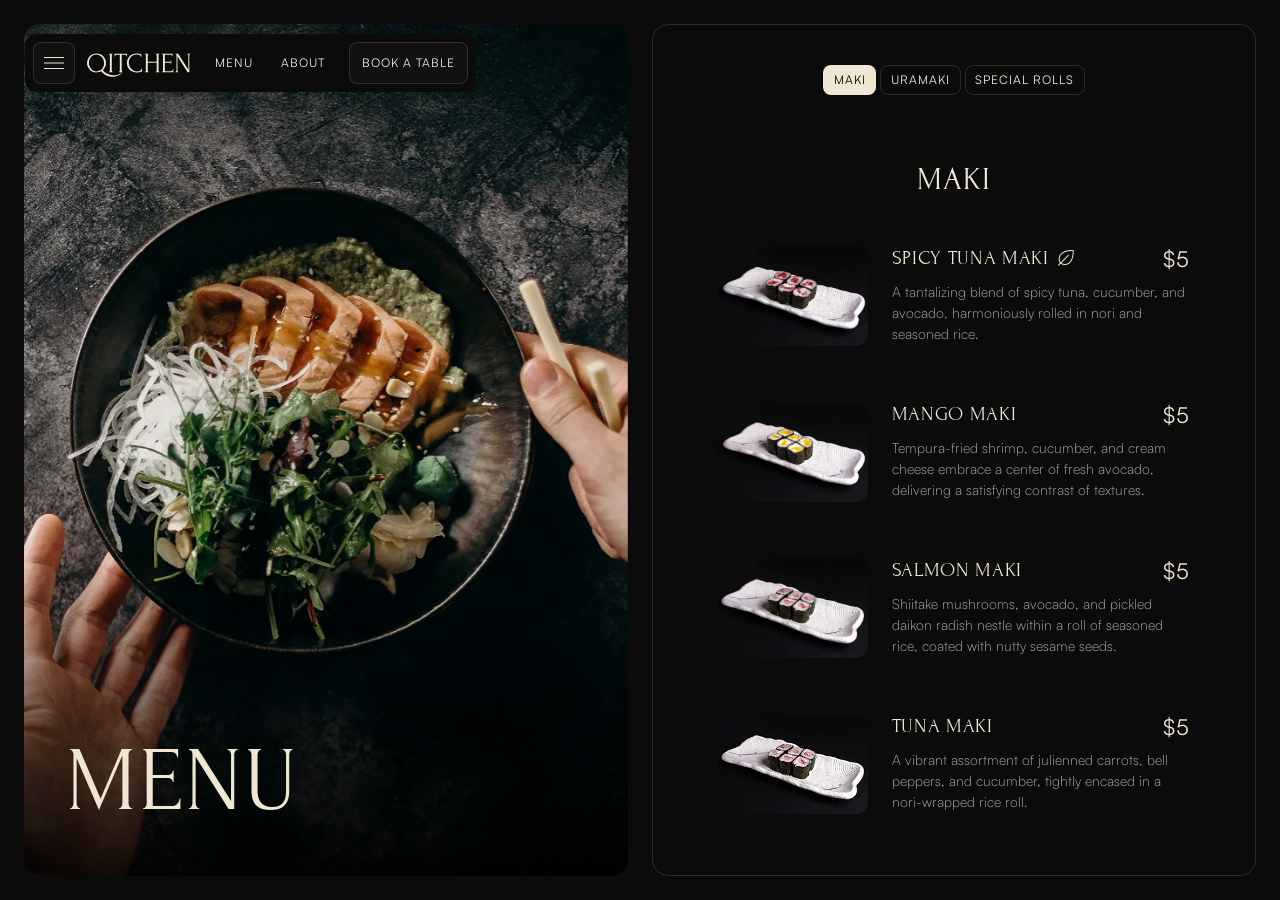
<file: menupage.html>
<!doctype html>
<html lang="en">
	<head>
		<style data-fls-preloader="true" rel="preload">
			body > *:not(.fls-preloader) {opacity: 0;visibility: hidden;}[data-fls-preloader-loaded] body > *:not(.fls-preloader) {transition: opacity 0.5s ease 0s;opacity: 1;visibility: visible;}
		</style>
		<meta charset="UTF-8">
		<meta name="viewport" content="width=device-width, initial-scale=1.0">
		<link rel="preload" href="./assets/fonts/Satoshi-Regular.woff2" as="font" type="font/woff2" crossorigin="anonymous">
		<link rel="preload" href="./assets/fonts/Satoshi-Light.woff2" as="font" type="font/woff2" crossorigin="anonymous">
		<link rel="preload" href="./assets/fonts/Forum-Regular.woff2" as="font" type="font/woff2" crossorigin="anonymous">
		<meta name="theme-color" content="#0a0b0a">
		<meta name="keywords" content="menu, maki, uramaki, rolls, sushi, japanese cuisine, qitchen">
		<meta name="description" content="Qitchen menu — maki, uramaki, special rolls and other Japanese dishes. Fresh ingredients, masterful chefs.">
		<meta property="og:description" content="Qitchen menu — maki, uramaki, special rolls and other Japanese dishes. Fresh ingredients, masterful chefs.">
		<meta name="twitter:description" content="Qitchen menu — maki, uramaki, special rolls and other Japanese dishes. Fresh ingredients, masterful chefs.">
		<meta property="og:type" content="website">
		<meta property="og:site_name" content="Qitchen — Sushi Restaurant">
		<meta property="og:title" content="Menu">
		<meta name="twitter:title" content="Menu">
		<meta property="og:image" content="./assets/img/menu/menubg.webp">
		<meta name="twitter:card" content="summary_large_image">
		<meta name="twitter:image" content="./assets/img/menu/menubg.webp">
		<title>Menu</title>
		<script type="module" crossorigin="" src="./js/menupage.js?v=1786104040828"></script>
		<link rel="modulepreload" crossorigin="" href="./js/common.js?v=1786104040828">
		<link rel="modulepreload" crossorigin="" href="./js/preloader.js?v=1786104040828">
		<link rel="modulepreload" crossorigin="" href="./js/watcher.js?v=1786104040828">
		<link rel="stylesheet" crossorigin="" href="./css/preloader.css?v=1786104040828">
		<link rel="stylesheet" crossorigin="" href="./css/menupage.css?v=1786104040828">
		<link rel="stylesheet" crossorigin="" href="./css/title.css?v=1786104040828">
		<link rel="stylesheet" crossorigin="" href="./css/inner.css?v=1786104040828">
	</head>
	<body>
		<div class="wrapper">
			<header data-fls-header="" class="header">
				<div class="header__container">
					<div class="header__menu menu">
						<button type="button" data-fls-menu="" class="menu__icon icon-menu" aria-label="Toggle menu">
							<span></span>
						</button>
						<a href="index.html" class="header__logo">
							<img src="./assets/img/logo.svg" alt="Qitchen">
						</a>
						<nav class="header__nav">
							<a href="menupage.html" class="header__link">Menu</a>
							<a href="about.html" class="header__link">About</a>
						</nav>
						<a href="reservation.html" class="header__cta">Book a Table</a>
					</div>
					<nav class="menu__body">
						<div class="menu__container">
							<div class="menu__decor">
								<span class="menu__diamond"></span>
								<span class="menu__line"></span>
								<span class="menu__diamond"></span>
							</div>
							<ul class="menu__list">
								<li>
									<a href="menupage.html">Menu</a>
								</li>
								<li>
									<a href="reservation.html">Reservation</a>
								</li>
								<li>
									<a href="about.html">About</a>
								</li>
								<li>
									<a href="contact.html">Contact</a>
								</li>
								<li>
									<a href="blog.html">Blog</a>
								</li>
							</ul>
							<div class="menu__decor">
								<span class="menu__diamond"></span>
								<span class="menu__line"></span>
								<span class="menu__diamond"></span>
							</div>
						</div>
					</nav>
				</div>
			</header>
			<section class="inner-page">
				<div data-fls-pagebg="" class="pagebg">
					<div class="pagebg__picture">
						<picture>
							<source media="(max-width: 600px)" srcset="./assets/img/menu/menubg-600.webp" type="image/webp">
							<img alt="Menu background" class="pagebg__image" src="./assets/img/menu/menubg.webp">
						</picture>
					</div>
					<h1 class="pagebg__title">Menu</h1>
				</div>
				<div class="inner-page__body">
					<div data-fls-menupage="" class="menu-page__body body-menu">
						<nav class="body-menu__header" aria-label="Menu categories">
							<button data-fls-scrollto="#maki" data-fls-scrollto-header="" class="body-menu__button" aria-label="Scroll to Maki section">Maki</button>
							<button data-fls-scrollto="#uramaki" data-fls-scrollto-header="" class="body-menu__button" aria-label="Scroll to UraMaki section">UraMaki</button>
							<button data-fls-scrollto="#specials" data-fls-scrollto-header="" class="body-menu__button" aria-label="Scroll to Special Rolls section">Special Rolls</button>
						</nav>
						<div class="body-menu__content">
							<section class="body-menu__item" aria-labelledby="maki">
								<h2 data-fls-watcher="navigator" id="maki" data-fls-title="" class="body-menu-section__title section__title section__title--fz-32">Maki</h2>
								<ul class="body-menu__items">
									<li class="body-menu__item">
										<a href="#" data-fls-menuitem="" class="item-menu item-menu__link" aria-label="Spicy Tuna Maki — $5">
											<div class="item-menu__picture">
												<picture>
													<img alt="Spicy Tuna Maki" loading="lazy" src="./assets/img/menu/menu01.webp">
												</picture>
											</div>
											<div class="item-menu__content">
												<div class="item-menu__title">
													<h3 class="item-menu__value --icon-leaf">Spicy Tuna Maki</h3>
													<span class="item-menu__price">$5</span>
												</div>
												<div class="item-menu__text">
													<p>
														A tantalizing blend of spicy tuna, cucumber, and avocado, harmoniously rolled in nori and seasoned rice.
													</p>
												</div>
											</div>
										</a>
									</li>
									<li class="body-menu__item">
										<a href="#" data-fls-menuitem="" class="item-menu item-menu__link" aria-label="Mango Maki — $5">
											<div class="item-menu__picture">
												<picture>
													<img alt="Mango Maki" loading="lazy" src="./assets/img/menu/menu02.webp">
												</picture>
											</div>
											<div class="item-menu__content">
												<div class="item-menu__title">
													<h3 class="item-menu__value">Mango Maki</h3>
													<span class="item-menu__price">$5</span>
												</div>
												<div class="item-menu__text">
													<p>
														Tempura-fried shrimp, cucumber, and cream cheese embrace a center of fresh avocado, delivering a satisfying contrast of textures.
													</p>
												</div>
											</div>
										</a>
									</li>
									<li class="body-menu__item">
										<a href="#" data-fls-menuitem="" class="item-menu item-menu__link" aria-label="Salmon Maki — $5">
											<div class="item-menu__picture">
												<picture>
													<img alt="Salmon Maki" loading="lazy" src="./assets/img/menu/menu03.webp">
												</picture>
											</div>
											<div class="item-menu__content">
												<div class="item-menu__title">
													<h3 class="item-menu__value">Salmon Maki</h3>
													<span class="item-menu__price">$5</span>
												</div>
												<div class="item-menu__text">
													<p>
														Shiitake mushrooms, avocado, and pickled daikon radish nestle within a roll of seasoned rice, coated with nutty sesame seeds.
													</p>
												</div>
											</div>
										</a>
									</li>
									<li class="body-menu__item">
										<a href="#" data-fls-menuitem="" class="item-menu item-menu__link" aria-label="Tuna Maki — $5">
											<div class="item-menu__picture">
												<picture>
													<img alt="Tuna Maki" loading="lazy" src="./assets/img/menu/menu04.webp">
												</picture>
											</div>
											<div class="item-menu__content">
												<div class="item-menu__title">
													<h3 class="item-menu__value">Tuna Maki</h3>
													<span class="item-menu__price">$5</span>
												</div>
												<div class="item-menu__text">
													<p>
														A vibrant assortment of julienned carrots, bell peppers, and cucumber, tightly encased in a nori-wrapped rice roll.
													</p>
												</div>
											</div>
										</a>
									</li>
								</ul>
							</section>
							<section class="body-menu__item" aria-labelledby="uramaki" data-fls-watcher="" data-fls-watcher-once="">
								<h2 data-fls-watcher="navigator" id="uramaki" data-fls-title="" class="body-menu-section__title section__title section__title--fz-32">UraMaki</h2>
								<ul class="body-menu__items">
									<li class="body-menu__item">
										<a href="#" data-fls-menuitem="" class="item-menu item-menu__link" aria-label="Volcano Delight — $12">
											<div class="item-menu__picture">
												<picture>
													<img alt="Volcano Delight" loading="lazy" src="./assets/img/menu/menu05.webp">
												</picture>
											</div>
											<div class="item-menu__content">
												<div class="item-menu__title">
													<h3 class="item-menu__value --icon-leaf">Volcano Delight</h3>
													<span class="item-menu__price">$12</span>
												</div>
												<div class="item-menu__text">
													<p>
														Creamy crab salad, avocado, and cucumber rolled inside, topped with spicy tuna and drizzled with fiery sriracha sauce.
													</p>
												</div>
											</div>
										</a>
									</li>
									<li class="body-menu__item">
										<a href="#" data-fls-menuitem="" class="item-menu item-menu__link" aria-label="Rainbow Fusion — $12">
											<div class="item-menu__picture">
												<picture>
													<img alt="Rainbow Fusion" loading="lazy" src="./assets/img/menu/menu06.webp">
												</picture>
											</div>
											<div class="item-menu__content">
												<div class="item-menu__title">
													<h3 class="item-menu__value">Rainbow Fusion</h3>
													<span class="item-menu__price">$12</span>
												</div>
												<div class="item-menu__text">
													<p>
														A colorful blend of fresh tuna, salmon, yellowtail, and avocado, enveloping a core of cucumber and crab stick.
													</p>
												</div>
											</div>
										</a>
									</li>
									<li class="body-menu__item">
										<a href="#" data-fls-menuitem="" class="item-menu item-menu__link" aria-label="Dragon Elegance — $12">
											<div class="item-menu__picture">
												<picture>
													<img alt="Dragon Elegance" loading="lazy" src="./assets/img/menu/menu07.webp">
												</picture>
											</div>
											<div class="item-menu__content">
												<div class="item-menu__title">
													<h3 class="item-menu__value">Dragon Elegance</h3>
													<span class="item-menu__price">$12</span>
												</div>
												<div class="item-menu__text">
													<p>
														Grilled eel and avocado nestled within the roll, draped with slices of ripe avocado resembling dragon scales.
													</p>
												</div>
											</div>
										</a>
									</li>
									<li class="body-menu__item">
										<a href="#" data-fls-menuitem="" class="item-menu item-menu__link" aria-label="Sunset Serenity — $12">
											<div class="item-menu__picture">
												<picture>
													<img alt="Sunset Serenity" loading="lazy" src="./assets/img/menu/menu08.webp">
												</picture>
											</div>
											<div class="item-menu__content">
												<div class="item-menu__title">
													<h3 class="item-menu__value">Sunset Serenity</h3>
													<span class="item-menu__price">$12</span>
												</div>
												<div class="item-menu__text">
													<p>
														Tempura shrimp, cucumber, and spicy mayo embraced by a roll of soy paper, crowned with slices of creamy mango.
													</p>
												</div>
											</div>
										</a>
									</li>
								</ul>
							</section>
							<section class="body-menu__item" aria-labelledby="specials" data-fls-watcher="" data-fls-watcher-once="">
								<h2 data-fls-watcher="navigator" id="specials" data-fls-title="" class="body-menu-section__title section__title section__title--fz-32">Special Rolls</h2>
								<ul class="body-menu__items">
									<li class="body-menu__item">
										<a href="#" data-fls-menuitem="" class="item-menu item-menu__link" aria-label="Sunrise Bliss — $16">
											<div class="item-menu__picture">
												<picture>
													<img alt="Sunrise Bliss" loading="lazy" src="./assets/img/menu/menu09.webp">
												</picture>
											</div>
											<div class="item-menu__content">
												<div class="item-menu__title">
													<h3 class="item-menu__value --icon-leaf">Sunrise Bliss</h3>
													<span class="item-menu__price">$16</span>
												</div>
												<div class="item-menu__text">
													<p>
														A delicate combination of fresh salmon, cream cheese, and asparagus, rolled in orange-hued tobiko for a burst of sunrise-inspired flavors.
													</p>
												</div>
											</div>
										</a>
									</li>
									<li class="body-menu__item">
										<a href="#" data-fls-menuitem="" class="item-menu item-menu__link" aria-label="Mango Tango Fusion — $16">
											<div class="item-menu__picture">
												<picture>
													<img alt="Mango Tango Fusion" loading="lazy" src="./assets/img/menu/menu10.webp">
												</picture>
											</div>
											<div class="item-menu__content">
												<div class="item-menu__title">
													<h3 class="item-menu__value --icon-leaf">Mango Tango Fusion</h3>
													<span class="item-menu__price">$16</span>
												</div>
												<div class="item-menu__text">
													<p>
														Tempura shrimp, cucumber, and avocado dance alongside sweet mango slices, drizzled with a tangy mango sauce.
													</p>
												</div>
											</div>
										</a>
									</li>
									<li class="body-menu__item">
										<a href="#" data-fls-menuitem="" class="item-menu item-menu__link" aria-label="Truffle Indulgence — $16">
											<div class="item-menu__picture">
												<picture>
													<img alt="Truffle Indulgence" loading="lazy" src="./assets/img/menu/menu11.webp">
												</picture>
											</div>
											<div class="item-menu__content">
												<div class="item-menu__title">
													<h3 class="item-menu__value --icon-leaf">Truffle Indulgence</h3>
													<span class="item-menu__price">$16</span>
												</div>
												<div class="item-menu__text">
													<p>
														Decadent slices of black truffle grace a roll of succulent wagyu beef, cucumber, and microgreens, culminating in an exquisite umami symphony.
													</p>
												</div>
											</div>
										</a>
									</li>
									<li class="body-menu__item">
										<a href="#" data-fls-menuitem="" class="item-menu item-menu__link" aria-label="Pacific Firecracker — $16">
											<div class="item-menu__picture">
												<picture>
													<img alt="Pacific Firecracker" loading="lazy" src="./assets/img/menu/menu12.webp">
												</picture>
											</div>
											<div class="item-menu__content">
												<div class="item-menu__title">
													<h3 class="item-menu__value --icon-leaf">Pacific Firecracker</h3>
													<span class="item-menu__price">$16</span>
												</div>
												<div class="item-menu__text">
													<p>
														Spicy crab salad, tempura shrimp, and jalapeño peppers combine in a fiery ensemble, accented with a chili-infused aioli.
													</p>
												</div>
											</div>
										</a>
									</li>
								</ul>
							</section>
						</div>
					</div>
				</div>
			</section>
			<footer data-fls-footer="" class="footer">
				<div class="footer__container"></div>
			</footer>
		</div>
	</body>
</html>
</file>
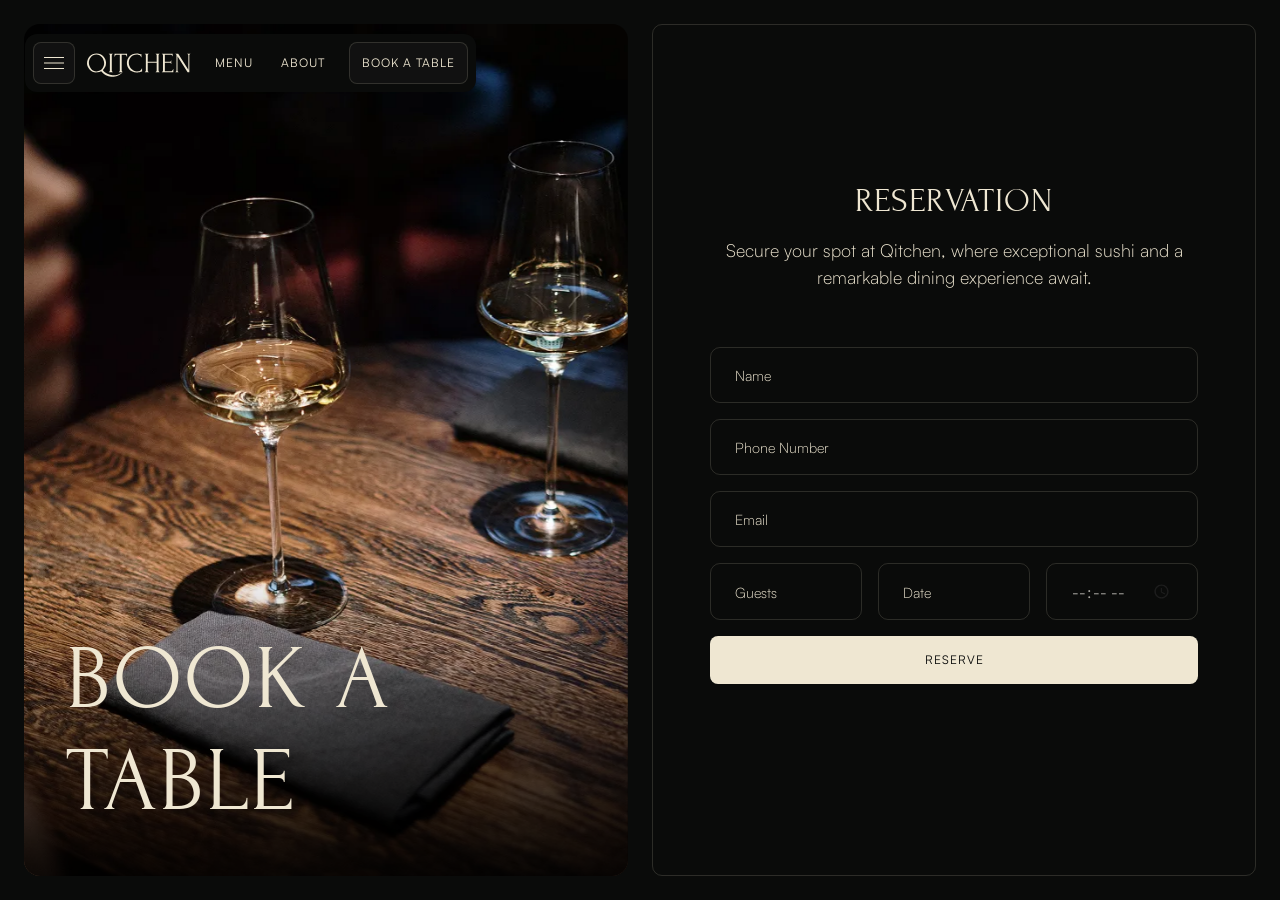
<file: reservation.html>
<!doctype html>
<html lang="en">
	<head>
		<style data-fls-preloader="true" rel="preload">
			body > *:not(.fls-preloader) {opacity: 0;visibility: hidden;}[data-fls-preloader-loaded] body > *:not(.fls-preloader) {transition: opacity 0.5s ease 0s;opacity: 1;visibility: visible;}
		</style>
		<meta charset="UTF-8">
		<meta name="viewport" content="width=device-width, initial-scale=1.0">
		<link rel="preload" href="./assets/fonts/Satoshi-Regular.woff2" as="font" type="font/woff2" crossorigin="anonymous">
		<link rel="preload" href="./assets/fonts/Satoshi-Light.woff2" as="font" type="font/woff2" crossorigin="anonymous">
		<link rel="preload" href="./assets/fonts/Forum-Regular.woff2" as="font" type="font/woff2" crossorigin="anonymous">
		<meta name="theme-color" content="#0a0b0a">
		<meta name="keywords" content="reservation, book a table, sushi restaurant, qitchen">
		<meta name="description" content="Book a table at Qitchen — online reservation form: date, time and number of guests.">
		<meta property="og:description" content="Book a table at Qitchen — online reservation form: date, time and number of guests.">
		<meta name="twitter:description" content="Book a table at Qitchen — online reservation form: date, time and number of guests.">
		<meta property="og:type" content="website">
		<meta property="og:site_name" content="Qitchen — Sushi Restaurant">
		<meta property="og:title" content="Reservation">
		<meta name="twitter:title" content="Reservation">
		<meta property="og:image" content="./assets/img/book-a-table/book-a-tablebg.webp">
		<meta name="twitter:card" content="summary_large_image">
		<meta name="twitter:image" content="./assets/img/book-a-table/book-a-tablebg.webp">
		<title>Reservation</title>
		<script type="module" crossorigin="" src="./js/reservation.js?v=1786104040828"></script>
		<link rel="modulepreload" crossorigin="" href="./js/common.js?v=1786104040828">
		<link rel="modulepreload" crossorigin="" href="./js/preloader.js?v=1786104040828">
		<link rel="stylesheet" crossorigin="" href="./css/preloader.css?v=1786104040828">
		<link rel="stylesheet" crossorigin="" href="./css/reservation.css?v=1786104040828">
		<link rel="stylesheet" crossorigin="" href="./css/title.css?v=1786104040828">
		<link rel="stylesheet" crossorigin="" href="./css/inner.css?v=1786104040828">
	</head>
	<body>
		<div class="wrapper">
			<header data-fls-header="" class="header">
				<div class="header__container">
					<div class="header__menu menu">
						<button type="button" data-fls-menu="" class="menu__icon icon-menu" aria-label="Toggle menu">
							<span></span>
						</button>
						<a href="index.html" class="header__logo">
							<img src="./assets/img/logo.svg" alt="Qitchen">
						</a>
						<nav class="header__nav">
							<a href="menupage.html" class="header__link">Menu</a>
							<a href="about.html" class="header__link">About</a>
						</nav>
						<a href="reservation.html" class="header__cta">Book a Table</a>
					</div>
					<nav class="menu__body">
						<div class="menu__container">
							<div class="menu__decor">
								<span class="menu__diamond"></span>
								<span class="menu__line"></span>
								<span class="menu__diamond"></span>
							</div>
							<ul class="menu__list">
								<li>
									<a href="menupage.html">Menu</a>
								</li>
								<li>
									<a href="reservation.html">Reservation</a>
								</li>
								<li>
									<a href="about.html">About</a>
								</li>
								<li>
									<a href="contact.html">Contact</a>
								</li>
								<li>
									<a href="blog.html">Blog</a>
								</li>
							</ul>
							<div class="menu__decor">
								<span class="menu__diamond"></span>
								<span class="menu__line"></span>
								<span class="menu__diamond"></span>
							</div>
						</div>
					</nav>
				</div>
			</header>
			<section class="inner-page">
				<div data-fls-pagebg="" class="pagebg">
					<div class="pagebg__picture">
						<picture>
							<source media="(max-width: 600px)" srcset="./assets/img/book-a-table/book-a-tablebg-600.webp" type="image/webp">
							<img alt="Reservation background" class="pagebg__image" src="./assets/img/book-a-table/book-a-tablebg.webp">
						</picture>
					</div>
					<h1 class="pagebg__title">Book a Table</h1>
				</div>
				<div class="inner-page__body">
					<div data-fls-reservation="" class="reservation__form form-reservation">
						<header class="form-reservation__header">
							<h2 data-fls-title="" id="reservation-heading" class="form-reservation-section__title section__title section__title--fz-40">Reservation</h2>
							<div class="form-reservation__text">
								<p>
									Secure your spot at Qitchen, where exceptional sushi and a remarkable dining experience
				await.
								</p>
							</div>
						</header>
						<form action="#" class="form-reservation__form form" aria-labelledby="reservation-heading" method="POST">
							<div class="form__inputs">
								<label for="res-name" class="visually-hidden">Name</label>
								<input id="res-name" required name="name" autocomplete="name" placeholder="Name" type="text" class="form__input input" aria-required="true">
								<label for="res-phone" class="visually-hidden">Phone Number</label>
								<input id="res-phone" required name="phone" autocomplete="tel" placeholder="Phone Number" type="tel" class="form__input input" aria-required="true">
								<label for="res-email" class="visually-hidden">Email</label>
								<input id="res-email" required name="email" autocomplete="email" placeholder="Email" type="email" class="form__input input" aria-required="true">
							</div>
							<div class="form__bottom">
								<label for="res-guests" class="visually-hidden">Number of Guests</label>
								<input id="res-guests" name="guests" autocomplete="off" placeholder="Guests" type="number" min="1" max="20" class="form__input input">
								<label for="res-date" class="visually-hidden">Date</label>
								<input id="res-date" data-fls-datepicker="" required name="date" autocomplete="off" placeholder="Date" type="text" class="form__input input" aria-required="true">
								<label for="res-time" class="visually-hidden">Time</label>
								<input id="res-time" required name="time" placeholder="Time" type="time" class="form__input input" aria-required="true">
							</div>
							<button type="submit" class="form__button">Reserve</button>
						</form>
					</div>
				</div>
			</section>
			<footer data-fls-footer="" class="footer">
				<div class="footer__container"></div>
			</footer>
		</div>
	</body>
</html>
</file>
<file: css/preloader.css>
@charset "UTF-8";* {
	padding: 0rem;
	margin: 0rem;
	border: 0rem;
}
*,
*::before,
*::after {
	box-sizing: border-box;
}
*::before,
*::after {
	display: inline-block;
}
html,
body {
	height: 100%;
}
body {
	line-height: 1;
	scrollbar-gutter: stable;
	-ms-text-size-adjust: 100%;
	-moz-text-size-adjust: 100%;
	-webkit-text-size-adjust: 100%;
	-webkit-font-smoothing: antialiased;
	-moz-osx-font-smoothing: grayscale;
}
input,
button,
textarea {
	font-family: inherit;
	font-size: inherit;
	line-height: inherit;
	color: inherit;
	background-color: transparent;
}
input,
textarea {
	width: 100%;
}
label {
	display: inline-block;
}
button,
select,
option {
	cursor: pointer;
}
a {
	display: inline-block;
	color: inherit;
	text-decoration: none;
}
li {
	list-style: none;
}
img {
	display: block;
	max-width: 100%;
	height: auto;
}
h1,
h2,
h3,
h4,
h5,
h6 {
	font-weight: inherit;
	font-size: inherit;
}
address {
	font-style: normal;
}
@font-face {font-family: Satoshi;font-display: swap;src: url("../assets/fonts/Satoshi-Regular.woff2") format("woff2");font-weight: 400;font-style: normal;}
@font-face {font-family: Satoshi;font-display: swap;src: url("../assets/fonts/Satoshi-Light.woff2") format("woff2");font-weight: 300;font-style: normal;}
@font-face {font-family: Forum;font-display: swap;src: url("../assets/fonts/Forum-Regular.woff2") format("woff2");font-weight: 400;font-style: normal;}
@font-face { 
	font-family: "iconfont"; 
	font-display: swap;
	src: url("../assets/fonts/iconfont.woff2?eb4a1d2ef5152986d4ac0c5f34536eca") format("woff2"); 
} 
[class*="--icon-"]::before{
	font-family: iconfont; 
}
	[class*="--icon-arrow"]::before { 
		content: "\f101"; 
	} 
	[class*="--icon-fb"]::before { 
		content: "\f102"; 
	} 
	[class*="--icon-inst"]::before { 
		content: "\f103"; 
	} 
	[class*="--icon-leaf"]::before { 
		content: "\f104"; 
	} 
	[class*="--icon-x"]::before { 
		content: "\f105"; 
	} 

/* Generated by vite-plugin-svg-spritemap */
:root {
  /* Шрифт за замовчуванням */
  --font-family: 'Satoshi';
  --font-forum: 'Forum';
  /* Розмір шрифту за замовченням (де 16 - розмір шрифту за замовчуванням з макету)  */
  --font-size: 1rem;
  /* Основні кольори */
  --main-color: #000;
  --bg-color: #0a0b0a;
  --title-color: #efe7d2;
  --text-color: rgba(245, 242, 234, 0.7);
  --border-color: rgba(
  	239,
  	231,
  	210,
  	0.15
  ); /* [base64] */
}

body {
  min-width: 20rem;
  font-family: var(--font-family);
  font-size: var(--font-size);
  background-color: var(--bg-color);
  color: var(--text-color);
}
[data-fls-scrolllock] body {
  overflow: hidden;
  touch-action: none;
  overscroll-behavior: none;
}
.wrapper {
  min-height: 100%;
  display: flex;
  flex-direction: column;
  overflow: clip;
}
.wrapper > main {
  flex: 1 1 auto;
}
.wrapper > * {
  min-width: 0;
}

[class*=__container] {
  max-width: 123.75rem;
  margin: 0 auto;
  padding-left: 0.9375rem;
  padding-right: 0.9375rem;
}/* Generated by vite-plugin-svg-spritemap */
.menu {
  position: relative;
  z-index: 10;
}/* Generated by vite-plugin-svg-spritemap */
.header {
  position: fixed;
  inset-block-start: 4.625rem;
  inset-inline-start: 4.625rem;
  z-index: 100;
}
.header__container {
  width: auto;
  position: relative;
  z-index: 10;
}
.header__menu {
  display: flex;
  align-items: center;
  gap: 0.75rem;
  padding: 0.5rem;
  background-color: var(--bg-color);
  border-radius: 0.75rem;
}
.header__logo {
  flex-shrink: 0;
}
.header__logo:focus-visible {
  outline-offset: -0.125rem;
}
.header__logo img {
  display: block;
  height: 1.6875rem;
  width: auto;
}
.header__nav {
  display: flex;
  align-items: center;
  gap: 0.25rem;
}
.header__link {
  padding: 0.75rem;
  font-family: var(--font-family);
  font-size: 0.75rem;
  line-height: 1.3;
  letter-spacing: 0.0625rem;
  text-transform: uppercase;
  color: var(--title-color);
  border-radius: 0.5rem;
  transition: background-color 0.3s;
}
.header__link:focus-visible {
  outline-offset: -0.125rem;
}
.header__cta {
  margin-inline-start: auto;
  padding: 0.75rem;
  font-family: var(--font-family);
  font-size: 0.75rem;
  line-height: 1.3;
  letter-spacing: 0.0625rem;
  text-transform: uppercase;
  text-decoration: none;
  color: #efe7d2;
  white-space: nowrap;
  background-color: rgba(24, 24, 24, 0.5);
  border: 0.0625rem solid rgba(239, 231, 210, 0.15);
  border-radius: 0.5rem;
  transition: background-color 0.3s;
}

.icon-menu {
  position: relative;
  z-index: 15;
  flex-shrink: 0;
  width: 2.625rem;
  height: 2.625rem;
  background-color: rgba(24, 24, 24, 0.5);
  border: 0.0625rem solid rgba(239, 231, 210, 0.15);
  border-radius: 0.5rem;
  cursor: pointer;
}
.icon-menu span {
  position: absolute;
  left: 50%;
  top: 50%;
  width: 1.25rem;
  height: 0.0625rem;
  background-color: var(--title-color);
  transform: translate(-50%, -50%);
  transition: opacity 0.3s ease;
}
.icon-menu::before, .icon-menu::after {
  content: "";
  position: absolute;
  left: 50%;
  width: 1.25rem;
  height: 0.0625rem;
  background-color: var(--title-color);
  transition: all 0.3s ease;
}
.icon-menu::before {
  transform: translateX(-50%);
  top: 0.875rem;
}
.icon-menu::after {
  transform: translateX(-50%);
  bottom: 0.875rem;
}
html[data-fls-menu-open] .icon-menu span {
  opacity: 0;
}
html[data-fls-menu-open] .icon-menu::before {
  top: calc(50% - 0.03125rem);
  transform: translateX(-50%) rotate(-45deg);
}
html[data-fls-menu-open] .icon-menu::after {
  bottom: calc(50% - 0.03125rem);
  transform: translateX(-50%) rotate(45deg);
}

.menu__body {
  position: fixed;
  inset: 0;
  z-index: 5;
  overflow: hidden;
  pointer-events: none;
  visibility: hidden;
  background-color: #0a0b0a;
  transform: translateX(-100%);
  opacity: 0;
  transition: transform 0.5s cubic-bezier(0.25, 0.46, 0.45, 0.94), opacity 0.5s ease, visibility 0s 0.5s;
}
html[data-fls-menu-open] .menu__body {
  visibility: visible;
  transform: translateX(0);
  opacity: 1;
  transition: transform 0.5s cubic-bezier(0.25, 0.46, 0.45, 0.94), opacity 0.5s ease, visibility 0s 0s;
}

.menu__container {
  position: relative;
  width: 100%;
  height: 100%;
  padding: 1.5rem;
  pointer-events: auto;
  display: flex;
  flex-direction: column;
  align-items: center;
  justify-content: center;
  gap: 1rem;
  background-color: #0a0b0a;
}

.menu__decor {
  display: flex;
  align-items: center;
  gap: 0.25rem;
}

.menu__diamond {
  width: 0.5rem;
  height: 0.5rem;
  border: 0.0625rem solid rgba(239, 231, 210, 0.15);
  transform: rotate(45deg);
  flex-shrink: 0;
}

.menu__line {
  width: 1.25rem;
  height: 0.0625rem;
  background-color: rgba(239, 231, 210, 0.15);
}

.menu__list {
  list-style: none;
  display: flex;
  flex-direction: column;
  align-items: center;
  gap: 1rem;
}
.menu__list a {
  font-family: var(--font-forum);
  font-size: 2.25rem;
  line-height: 1;
  color: #efe7d2;
  text-transform: uppercase;
  text-decoration: none;
  white-space: nowrap;
  transition: color 0.3s;
}

.header__menu {
  animation: headerFadeDown 0.6s 0.2s ease both;
}

.header__logo {
  animation: headerClipReveal 0.6s 0.4s ease both;
}

.header__link {
  animation: headerClipReveal 0.5s ease both;
}
.header__link:nth-child(1) {
  animation-delay: 0.6s;
}
.header__link:nth-child(2) {
  animation-delay: 0.7s;
}

.header__cta {
  animation: headerClipReveal 0.5s 0.8s ease both;
}

@keyframes headerFadeDown {
  from {
    opacity: 0;
    transform: translateY(-1rem);
  }
  to {
    opacity: 1;
    transform: translateY(0);
  }
}
@keyframes headerClipReveal {
  from {
    opacity: 0;
    clip-path: inset(0 100% 0 0);
  }
  to {
    opacity: 1;
    clip-path: inset(0 0 0 0);
  }
}/* Generated by vite-plugin-svg-spritemap */
/* Generated by vite-plugin-svg-spritemap */
/* Головний блок */
.fls-preloader {
  pointer-events: none;
  z-index: 9999;
  position: fixed;
  inset: 0;
  display: flex;
  justify-content: center;
  align-items: center;
  background: var(--bg-color);
  transition: opacity 0.5s ease 0.2s;
}

/* Літера Q — обертання */
.fls-preloader__q {
  position: relative;
  font-family: var(--font-forum);
  font-size: clamp(6rem, 6.2508rem + 6.6671vw, 10rem); /* 160/96 */
  line-height: 1;
  color: var(--title-color);
  animation: preloaderSpin 4s cubic-bezier(0.35, 0, 0.65, 1) infinite;
  /* Декоративне кільце */
}
.fls-preloader__q::before {
  content: "";
  position: absolute;
  inset: -1.875rem;
  border: 0.0625rem solid rgba(239, 231, 210, 0.12);
  border-radius: 50%;
  animation: preloaderRing 2.5s ease-in-out infinite;
}
.fls-preloader__q {
  /* Друге кільце — більше, тонше */
}
.fls-preloader__q::after {
  content: "";
  position: absolute;
  inset: -3.75rem;
  border: 0.0625rem solid rgba(239, 231, 210, 0.06);
  border-radius: 50%;
  animation: preloaderRing 2.5s ease-in-out 0.4s infinite;
}

@keyframes preloaderSpin {
  from {
    transform: rotate(0deg);
  }
  to {
    transform: rotate(360deg);
  }
}
@keyframes preloaderRing {
  0%, 100% {
    opacity: 0.15;
    transform: scale(0.95);
  }
  50% {
    opacity: 0.5;
    transform: scale(1.05);
  }
}
/* Зникнення після завантаження */
[data-fls-preloader-loaded] .fls-preloader {
  opacity: 0;
  visibility: hidden;
}
@media (width <= 90em){
  .header {
    inset-block-start: 2.125rem;
    inset-inline-start: 0.625rem;
  }
}
@media (width <= 62em){
  .header {
    inset-block-start: 0;
    inset-inline: 0;
  }
  .header__menu {
    inline-size: 100%;
    border-radius: 0;
  }
  .header__nav {
    display: none;
  }
  .icon-menu {
    order: 1;
  }
}
@media (width <= 24.375em){
  .header__logo {
    flex: 1 1 auto;
    display: flex;
  }
  .header__cta {
    display: none;
  }
}
@media (min-width: 26.25em){
  .menu__list a {
    font-size: 4rem;
  }
}
@media (width > 62em){
  .menu__body {
    right: auto;
    width: 50%;
  }
  .menu__container {
    border-right: 0.0625rem solid rgba(239, 231, 210, 0.15);
    border-radius: 0 1rem 1rem 0;
  }
}
@media (any-hover: hover){
  .header__link:hover {
    background-color: rgba(24, 24, 24, 0.5);
  }
  .header__cta:hover {
    background-color: rgba(24, 24, 24, 0.7);
  }
  .menu__list a:hover {
    color: rgba(239, 231, 210, 0.6);
  }
}
</file>
<file: css/index.css>
/* Generated by vite-plugin-svg-spritemap */

.hero {
  display: grid;
  gap: 1rem;
  padding: clamp(0.9375rem, 0.5633rem + 0.7806vw, 1.5rem); /* 24/15>1920-767 */
}

.info-card {
  border-radius: 1rem;
  position: relative;
  display: flex;
  align-items: flex-end;
  justify-content: flex-end;
  flex-wrap: wrap;
  height: 100%;
}
.info-card__image-wrapper {
  position: absolute;
  inset: 0;
  z-index: 1;
  overflow: hidden;
  border-radius: 1rem;
  background: var(--bg-color);
  backface-visibility: hidden;
}
.info-card__link-image {
  display: block;
  width: 100%;
  height: 100%;
}
.info-card::before {
  content: "";
  position: absolute;
  bottom: 0;
  left: 0;
  z-index: 2;
  width: 100%;
  height: 100%;
  background: linear-gradient(180deg, rgba(0, 0, 0, 0) 48%, rgb(0, 0, 0) 100%);
  border-radius: 1rem;
  opacity: 0.6;
  transition: opacity 0.4s ease;
  pointer-events: none;
}
.info-card:not(:first-child) {
  cursor: pointer;
}
.info-card:nth-child(2) {
  opacity: 0;
  animation: cardSlideRight 0.6s 0.6s ease both;
}
.info-card:nth-child(3) {
  opacity: 0;
  animation: cardSlideRight 0.6s 0.7s ease both;
}
.info-card:nth-child(4) {
  opacity: 0;
  animation: cardSlideRight 0.6s 0.8s ease both;
}
.info-card:first-child::before {
  animation: heroGradientReveal 1.5s 0.3s ease both;
}
.info-card img {
  display: block;
  width: 100%;
  height: 100%;
  object-fit: cover;
  border-radius: 1rem;
  backface-visibility: hidden;
  transition: transform 0.6s cubic-bezier(0.25, 0.46, 0.45, 0.94);
}
.info-card:first-child img {
  opacity: 0;
}
[data-fls-preloader-loaded] .info-card:first-child img, html:not([data-fls-preloader-loading]):not([data-fls-preloader-loaded]) .info-card:first-child img {
  animation: heroImageZoom 2s cubic-bezier(0.25, 0.46, 0.45, 0.94) both;
}
.info-card__title {
  position: absolute;
  bottom: 0;
  left: 5%;
  z-index: 2;
  max-width: 65.625rem;
}
.info-card:first-child .info-card__title {
  opacity: 0;
  animation: heroTitleReveal 1s 0.6s cubic-bezier(0.25, 0.46, 0.45, 0.94) both;
}
.info-card__social-panel {
  position: relative;
  z-index: 2;
  padding-block-start: clamp(0.625rem, 0.45rem + 0.875vw, 1.5rem); /* 24/10>1920-320 */
  padding-block-end: clamp(0.5rem, 0.4rem + 0.5vw, 1rem); /* 16/8>1920-320 */
  padding-inline: clamp(0.625rem, 0.55rem + 0.375vw, 1rem); /* 16/10>1920-320 */
  background-color: var(--bg-color);
  border-radius: 1.5rem 0 0 0;
  opacity: 0;
  animation: cardSlideRight 0.6s 1s ease both;
}
.info-card__social-panel::before, .info-card__social-panel::after {
  content: "";
  position: absolute;
  width: 1.5rem;
  aspect-ratio: 1;
  border-radius: 0 0 1rem 0;
  background-color: transparent;
  box-shadow: 0.375rem 0.375rem 0 var(--bg-color);
}
.info-card__social-panel::before {
  right: 100%;
  bottom: 0;
}
.info-card__social-panel::after {
  bottom: 100%;
  right: 0;
}
.info-card__corner-wrapper {
  position: relative;
  z-index: 2;
  max-width: 80%;
  padding-inline-start: 1.5rem;
  padding-top: 0.75rem;
  background-color: var(--bg-color);
  border-radius: 1.5rem 0 0 0;
}
.info-card__corner-wrapper::before, .info-card__corner-wrapper::after {
  content: "";
  position: absolute;
  width: 1.5rem;
  aspect-ratio: 1;
  border-radius: 0 0 1rem 0;
  background-color: transparent;
  box-shadow: 0.375rem 0.375rem 0 var(--bg-color);
}
.info-card__corner-wrapper::before {
  right: 100%;
  bottom: 0;
}
.info-card__corner-wrapper::after {
  bottom: 100%;
  right: 0;
}
.info-card__btn {
  display: flex;
  flex-direction: row-reverse;
  align-items: center;
  justify-content: center;
  gap: 0.75rem;
  font-family: var(--font-forum);
  font-size: 1rem;
  line-height: 1;
  letter-spacing: 0.0625rem;
  text-transform: uppercase;
  color: var(--title-color);
  border-radius: 2rem;
  transition: color 0.4s;
}
.info-card__btn::before {
  display: flex;
  justify-content: center;
  align-items: center;
  width: 2rem;
  height: 2rem;
  padding: 0.375rem 0.75rem;
  color: var(--title-color);
  border: 0.0625rem solid rgba(239, 231, 210, 0.15);
  border-radius: 50%;
  transition: background-color 0.5s, color 0.5s;
}
.social {
  position: relative;
  z-index: 2;
}
.social__list {
  display: flex;
  gap: 0.5rem;
}
.social__link {
  font-size: 1.125rem;
  transition: color 0.5s;
}
.social__link::before {
  display: flex;
  justify-content: center;
  align-items: center;
  width: 2.25rem;
  height: 2.25rem;
  background-color: rgba(24, 24, 24, 0.5);
  border: 0.0625rem solid rgba(239, 231, 210, 0.15);
  border-radius: 50%;
  transition: background-color 0.5s;
}

@keyframes heroImageZoom {
  from {
    opacity: 0;
    transform: scale(1.08);
  }
  to {
    opacity: 1;
    transform: scale(1);
  }
}
@keyframes heroTitleReveal {
  from {
    opacity: 0;
    clip-path: inset(0 100% 0 0);
  }
  to {
    opacity: 1;
    clip-path: inset(0 0 0 0);
  }
}
@keyframes cardFadeUp {
  from {
    opacity: 0;
    transform: translateY(1.5rem);
  }
  to {
    opacity: 1;
    transform: translateY(0);
  }
}
@keyframes cardSlideRight {
  from {
    opacity: 0;
    transform: translateX(2.5rem);
  }
  to {
    opacity: 1;
    transform: translateX(0);
  }
}
@keyframes heroGradientReveal {
  from {
    opacity: 0;
  }
  to {
    opacity: 0.6;
  }
}/* Generated by vite-plugin-svg-spritemap */@media (width <= 62em) {
  .hero {
    grid-template-columns: repeat(2, 1fr);
    grid-auto-rows: minmax(12.5rem, auto);
  }
  .hero .hero__card:nth-child(1) {
    grid-column: 1/-1;
    grid-row: 1/3;
  }
  .hero .hero__card:nth-child(2) {
    grid-column: 1;
    grid-row: 5/7;
  }
  .hero .hero__card:nth-child(3) {
    grid-column: 2;
    grid-row: 5/7;
  }
  .hero .hero__card:nth-child(4) {
    grid-column: 1/-1;
    grid-row: 3/5;
  }
}@media (width <= 48em) {
  .info-card__title {
    left: 50%;
    transform: translate(-50%, -50%);
    text-align: center;
  }
}@media (width <= 30em) {
  .hero {
    grid-template-columns: 1fr;
    grid-auto-rows: minmax(10.625rem, auto);
  }
  .hero .hero__card:nth-child(1) {
    grid-column: 1;
    grid-row: 1/3;
  }
  .hero .hero__card:nth-child(2) {
    grid-column: 1;
    grid-row: 5/7;
  }
  .hero .hero__card:nth-child(3) {
    grid-column: 1;
    grid-row: 7/9;
  }
  .hero .hero__card:nth-child(4) {
    grid-column: 1;
    grid-row: 3/5;
  }
}@media (width > 62em) and (any-hover: hover), (width > 62em) and (pointer: fine) {
  html:not([data-fls-touch]) .info-card:not(:first-child):hover::before {
    opacity: 0;
  }
  html:not([data-fls-touch]) .info-card:not(:first-child):hover img {
    transform: scale(1.01);
  }
  html:not([data-fls-touch]) .info-card:not(:first-child):hover .info-card__btn {
    color: var(--text-color);
  }
  html:not([data-fls-touch]) .info-card:not(:first-child):hover .info-card__btn::before {
    color: var(--main-color);
    background-color: var(--title-color);
  }
}@media (width > 62em) {
  .index {
    height: 100dvh;
    overflow: hidden;
  }
  .hero {
    height: 100%;
    grid-template-columns: 3.42fr 1fr;
    grid-template-rows: repeat(3, 1fr);
  }
  .info-card:first-child {
    grid-column: 1;
    grid-row: 1/-1;
  }
}@media (any-hover: hover), (pointer: fine) {
  html:not([data-fls-touch]) .social__link:hover {
    color: var(--title-color);
  }
  html:not([data-fls-touch]) .social__link:hover::before {
    background-color: rgba(0, 0, 0, 0.15);
  }
}
</file>
<file: css/title.css>
/* Generated by vite-plugin-svg-spritemap */
.page__title {
  font-family: var(--font-forum);
  line-height: 1.4;
  letter-spacing: 0.1875rem;
  text-transform: uppercase;
  color: var(--title-color);
}
.page__title--fz-140 {
  font-size: clamp(3.125rem, 2rem + 5.625vw, 8.75rem); /* 140/50>1920-320 */
}
.page__title--fz-112 {
  font-size: 7rem;
}
.section__title {
  font-family: var(--font-forum);
  line-height: 1.2;
  letter-spacing: 0.0625rem;
  text-transform: uppercase;
  color: var(--title-color);
}
.section__title--fz-64 {
  max-width: 45.75rem;
  font-size: clamp(2rem, 1.6rem + 2vw, 4rem); /* 64/32>1920-320 */
  text-align: center;
  text-wrap: balance;
  line-height: 1.1;
}
.section__title--fz-40 {
  font-size: clamp(1.75rem, 1.4091rem + 0.9091vw, 2.5rem); /* 40/28>1920-600 */
}
.section__title--fz-32 {
  font-size: 2rem;
}
.section__title--fz-24 {
  font-size: 1.5rem;
}
</file>
<file: css/about.css>
/* Generated by vite-plugin-svg-spritemap */
.about__body {
  display: flex;
  flex-direction: column;
  gap: 1rem;
  block-size: 100%;
}

.body-about__item {
  flex: 1;
}
.body-about__review {
  display: grid;
  gap: 1rem;
}

.item-about {
  display: flex;
  flex-direction: column;
  gap: 1rem;
}
.item-about--reverse {
  flex-direction: column;
}
.item-about__content {
  display: flex;
  flex-direction: column;
  justify-content: space-between;
  align-items: center;
  padding: clamp(0.9375rem, 0.525rem + 2.0625vw, 3rem); /* 48/15>1920-320 */
  border: 0.0625rem solid var(--border-color);
  border-radius: 1rem;
}
.item-about__title {
  margin-bottom: 1.25rem;
  font-family: var(--font-forum);
  font-size: clamp(1.375rem, 0.7069rem + 1.0776vw, 2rem); /* 32/22>1920-992 */
  font-weight: 400;
  line-height: 1.2;
  letter-spacing: 0.0625rem;
  text-transform: uppercase;
  text-align: center;
  color: var(--title-color);
}
.item-about__text {
  line-height: 1.8;
  color: var(--text-color);
}
.item-about__picture {
  flex: 1;
  min-inline-size: 0;
  overflow: hidden;
  border-radius: 1rem;
}
.item-about__image {
  width: 100%;
  height: 100%;
  object-fit: cover;
  aspect-ratio: 456/378;
  border-radius: 1rem;
}

@keyframes aboutFadeIn {
  from {
    opacity: 0;
  }
  to {
    opacity: 1;
  }
}
@keyframes aboutTitleReveal {
  from {
    opacity: 0;
    clip-path: inset(0 100% 0 0);
  }
  to {
    opacity: 1;
    clip-path: inset(0 0 0 0);
  }
}
.body-about__item:first-child .item-about__content {
  opacity: 0;
  animation: aboutFadeIn 0.4s 0.4s cubic-bezier(0.25, 0.46, 0.45, 0.94) both;
}
.body-about__item:first-child .item-about__title {
  opacity: 0;
  animation: aboutTitleReveal 0.4s 0.5s cubic-bezier(0.25, 0.46, 0.45, 0.94) both;
}
.body-about__item:first-child .item-about__text {
  opacity: 0;
  animation: aboutFadeIn 0.3s 0.6s cubic-bezier(0.25, 0.46, 0.45, 0.94) both;
}
.body-about__item:first-child .item-about__picture {
  opacity: 0;
  animation: aboutFadeIn 0.5s 0.4s cubic-bezier(0.25, 0.46, 0.45, 0.94) both;
}

.review-about__item {
  opacity: 0;
  animation: aboutFadeIn 0.3s cubic-bezier(0.25, 0.46, 0.45, 0.94) both;
}
.review-about__item:nth-child(1) {
  animation-delay: 0.7s;
}
.review-about__item:nth-child(2) {
  animation-delay: 0.8s;
}
.review-about__item:nth-child(3) {
  animation-delay: 0.9s;
}

.body-about__item:last-child .item-about__content {
  opacity: 0;
  animation: aboutFadeIn 0.4s 1s cubic-bezier(0.25, 0.46, 0.45, 0.94) both;
}
.body-about__item:last-child .item-about__title {
  opacity: 0;
  animation: aboutTitleReveal 0.4s 1.1s cubic-bezier(0.25, 0.46, 0.45, 0.94) both;
}
.body-about__item:last-child .item-about__text {
  opacity: 0;
  animation: aboutFadeIn 0.3s 1.2s cubic-bezier(0.25, 0.46, 0.45, 0.94) both;
}
.body-about__item:last-child .item-about__picture {
  opacity: 0;
  animation: aboutFadeIn 0.5s 1s cubic-bezier(0.25, 0.46, 0.45, 0.94) both;
}/* Generated by vite-plugin-svg-spritemap */
.rating {
  display: inline-block;
}
.rating__items {
  display: inline-flex;
  align-items: flex-start;
  gap: 0.25rem;
}
.rating__item {
  flex: 0 0 1.25rem;
  width: 1.25rem;
  height: 1.25rem;
  position: relative;
  background: url("[data-uri]") 0 0/1.25rem no-repeat;
  transition: all 0.3s;
}
.rating__item--active {
  background: url("[data-uri]") 0 0/1.25rem no-repeat;
}
.rating__item span {
  position: absolute;
  top: 0;
  left: 0;
  width: 0%;
  height: 1.25rem;
  background: url("[data-uri]") 0 0/1.25rem no-repeat;
}
.rating__item:not(:last-child)::after {
  content: "";
  position: absolute;
  right: 0;
  top: 0;
  height: 100%;
  width: 0.25rem;
  transform: translateX(100%);
}
[data-rating=set] .rating__item:not(:last-child)::after {
  cursor: pointer;
}
.rating__input {
  width: 100%;
  height: 100%;
  opacity: 0;
  display: block;
}
[data-fls-rating=set] .rating__input {
  cursor: pointer;
}/* Generated by vite-plugin-svg-spritemap */
.review-about__item {
  display: flex;
  flex-direction: column;
  justify-content: center;
  align-items: center;
  padding: clamp(0.625rem, -0.8448rem + 2.3707vw, 2rem); /* 32/10>1920-992 */
  border: 0.0625rem solid var(--border-color);
  border-radius: 1rem;
}
.review-about__rating {
  margin-bottom: 0.5625rem;
}
.review-about__title {
  flex-grow: 1;
  margin-bottom: 0.25rem;
  text-align: center;
  font-size: clamp(1.125rem, 0.7241rem + 0.6466vw, 1.5rem); /* 24/18>1920-992 */
  line-height: 1.2;
  letter-spacing: 0.0625rem;
  text-transform: uppercase;
  color: var(--title-color);
}
.review-about__text {
  text-align: center;
  font-size: 0.75rem;
  font-style: normal;
  font-weight: 400;
  line-height: 130%; /* 0.975rem */
  letter-spacing: 0.0625rem;
  text-transform: uppercase;
  color: var(--text-color);
}
@media (width >= 30em) {
  .body-about__review {
    grid-template-columns: repeat(3, 1fr);
  }
  .item-about {
    flex-direction: row;
  }
  .item-about--reverse {
    flex-direction: row-reverse;
  }
  .item-about__content {
    flex: 1;
  }
  .item-about__title {
    margin-bottom: 0;
  }
}
@media (any-hover: hover) {
  [data-fls-rating=set] .rating__items:hover .rating__item {
    background: url("[data-uri]") 0 0/1.25rem no-repeat;
  }
  [data-fls-rating=set] .rating__item:hover ~ .rating__item {
    background: url("[data-uri]") 0 0/1.25rem no-repeat;
  }
  [data-fls-rating=set] .rating__item:hover ~ .rating__item span {
    display: none;
  }
}
</file>
<file: css/inner.css>
/* Generated by vite-plugin-svg-spritemap */
.pagebg {
  position: relative;
  block-size: 100%;
  border-radius: 1rem;
  overflow: hidden;
}
.pagebg__picture {
  position: relative;
  background: var(--bg-color);
}
.pagebg__picture::after {
  content: "";
  position: absolute;
  inset: auto 0 0;
  block-size: 0;
  background: linear-gradient(180deg, rgba(0, 0, 0, 0) 0%, #000 100%);
  pointer-events: none;
  overflow: hidden;
  animation: pagebgGradientReveal 1.5s 0.3s ease both;
}
.pagebg__image {
  width: 100%;
  height: 100%;
  object-fit: cover;
  aspect-ratio: 1;
  animation: pagebgZoom 2s cubic-bezier(0.25, 0.46, 0.45, 0.94) both;
}
.pagebg__title {
  position: absolute;
  bottom: 5%;
  left: 7%;
  font-family: Forum;
  font-size: clamp(3.75rem, 3.1rem + 3.25vw, 7rem); /* 112/60>1920-320 */
  line-height: 1.12;
  letter-spacing: 0.125rem;
  text-transform: uppercase;
  color: var(--title-color);
  animation: pagebgTitleReveal 1s 0.6s cubic-bezier(0.25, 0.46, 0.45, 0.94) both;
}

@keyframes pagebgZoom {
  from {
    transform: scale(1.08);
  }
  to {
    transform: scale(1);
  }
}
@keyframes pagebgGradientReveal {
  from {
    block-size: 0;
  }
  to {
    block-size: 40%;
  }
}
@keyframes pagebgTitleReveal {
  from {
    opacity: 0;
    clip-path: inset(0 100% 0 0);
  }
  to {
    opacity: 1;
    clip-path: inset(0 0 0 0);
  }
}/* Generated by vite-plugin-svg-spritemap */
.inner-page {
  block-size: 100svh;
  overflow: hidden;
  display: grid;
  grid-template-columns: repeat(2, 1fr);
  gap: 1.5rem;
  padding: 1.5rem;
}
.inner-page__body {
  overflow-y: auto;
  display: flex;
  flex-direction: column;
  gap: 1rem;
}
@media (width <= 62em) {
  .pagebg__title {
    left: 50%;
    transform: translate(-50%, -50%);
    text-align: center;
  }
  .inner-page {
    grid-template-columns: 1fr;
    block-size: auto;
    min-block-size: 100svh;
    overflow: visible;
    gap: 1rem;
    padding: 1rem;
  }
  .inner-page .inner-page__body {
    overflow-y: visible;
  }
  .pagebg {
    block-size: 25rem;
  }
}
@media (width >= 48em) {
  .pagebg__image {
    min-height: 100svh;
    aspect-ratio: 2/1;
  }
}
@media (width >= 62em) {
  .pagebg {
    block-size: 100%;
  }
}
</file>
<file: css/blog.css>
/* Generated by vite-plugin-svg-spritemap */
.blog__body {
  block-size: 100%;
  padding-block: clamp(0rem, -2.2727rem + 6.0606vw, 5rem); /* 80/0>1920-600 */
  padding-inline: clamp(0rem, -2.7273rem + 7.2727vw, 6rem); /* 96/0>1920-600 */
  overflow-y: auto;
}

.body-blog-section__title {
  margin-bottom: clamp(1.25rem, 0.5rem + 3.75vw, 5rem); /* 80/20>1920-320 */
  text-align: center;
  text-wrap: balance;
}

.body-blog__content {
  display: grid;
  gap: clamp(0.9375rem, 0.525rem + 2.0625vw, 3rem); /* 48/15>1920-320 */
}/* Generated by vite-plugin-svg-spritemap */
.blog__item {
  display: flex;
  justify-content: space-between;
  gap: clamp(1.25rem, 0.9rem + 1.75vw, 3rem); /* 48/20>1920-320 */
  opacity: 0;
}
.blog__item:nth-child(-n+3) {
  animation: blogItemFadeIn 0.6s ease both;
}
.blog__item:nth-child(1) {
  animation-delay: 0.1s;
}
.blog__item:nth-child(2) {
  animation-delay: 0.2s;
}
.blog__item:nth-child(3) {
  animation-delay: 0.3s;
}
.blog__item.--watcher-view:not(:nth-child(-n+3)) {
  animation: blogItemFadeIn 0.6s ease both;
}

.item-blog__picture {
  flex: 0 0 42%;
  max-width: 17.5rem;
  overflow: hidden;
  border-radius: 1rem;
}
.item-blog__image {
  border-radius: 1rem;
  width: 100%;
  height: 100%;
  object-fit: cover;
  aspect-ratio: 280/210;
  transition: transform 0.4s cubic-bezier(0.4, 0, 0.2, 1), filter 0.4s cubic-bezier(0.4, 0, 0.2, 1);
}
.item-blog__link-image {
  display: block;
  width: 100%;
  height: 100%;
}
.item-blog__link-title {
  display: block;
  text-decoration: none;
  color: inherit;
}
.item-blog__content {
  display: flex;
  flex-direction: column;
  gap: 0.5rem;
  align-self: center;
  transition: transform 0.4s cubic-bezier(0.4, 0, 0.2, 1);
}
.item-blog__date {
  font-size: 0.75rem;
  line-height: 1.3;
  letter-spacing: 0.0625rem;
  text-transform: uppercase;
  color: var(--title-color);
}
.item-blog__title {
  font-family: var(--font-forum);
  font-size: clamp(1.125rem, 1.05rem + 0.375vw, 1.5rem); /* 24/18>1920-320 */
  line-height: 120%; /* 1.8rem */
  letter-spacing: 0.0625rem;
  text-transform: uppercase;
  color: var(--title-color);
}
.item-blog__text {
  font-size: clamp(0.875rem, 0.85rem + 0.125vw, 1rem); /* 16/14>1920-320 */
  line-height: 1.8;
  color: var(--text-color);
}

@keyframes blogItemFadeIn {
  from {
    opacity: 0;
    transform: translateY(1rem);
  }
  to {
    opacity: 1;
    transform: translateY(0);
  }
}

@media (width <= 90em) {
  .blog__item {
    flex-direction: column;
  }
  .item-blog__picture {
    max-width: 100%;
  }
  .item-blog__image {
    aspect-ratio: 2/1;
  }
}

@media (width <= 37.5em) {
  .blog__item {
    justify-content: center;
  }
}

@media (any-hover: hover), (pointer: fine) {
  html:not([data-fls-touch]) .item-blog:hover .item-blog__picture img {
    filter: brightness(1.08);
  }
  html:not([data-fls-touch]) .item-blog:hover .item-blog__content {
    transform: translateX(0.375rem);
  }
}
</file>
<file: css/blogsingle.css>
/* Generated by vite-plugin-svg-spritemap */
.blog-single__body {
  block-size: 100%;
  padding-block: clamp(0rem, -2.2727rem + 6.0606vw, 5rem); /* 80/0>1920-600 */
  padding-inline: clamp(0rem, -2.7273rem + 7.2727vw, 6rem); /* 96/0>1920-600 */
  overflow-y: auto;
}

.body-single__header {
  margin-bottom: clamp(1.875rem, 1.25rem + 3.125vw, 5rem); /* 80/30>1920-320 */
}
.body-single__header h2 {
  animation: blogFadeIn 0.8s 0.3s ease both;
}
.body-single__date {
  display: block;
  margin-bottom: 1.25rem;
  text-align: center;
  animation: blogFadeIn 0.6s 0.1s ease both;
}
.body-single__article h3 {
  margin-bottom: 1rem;
  font-family: var(--font-forum);
  font-size: clamp(1.5rem, 1.4rem + 0.5vw, 2rem); /* 32/24>1920-320 */
  line-height: 1;
  text-transform: uppercase;
  text-wrap: balance;
  color: var(--title-color);
  opacity: 0;
}
.body-single__article h3.--watcher-view {
  animation: blogFadeIn 0.8s ease both;
}
.body-single__article p:not(:last-child) {
  margin-bottom: clamp(1.5rem, 1.2rem + 1.5vw, 3rem); /* 48/24>1920-320 */
}
.body-single__article p {
  line-height: 1.6;
  opacity: 0;
}
.body-single__article p.--watcher-view {
  animation: blogFadeIn 0.8s ease both;
}

@keyframes blogFadeIn {
  from {
    opacity: 0;
    transform: translateY(1rem);
  }
  to {
    opacity: 1;
    transform: translateY(0);
  }
}
</file>
<file: css/contact.css>
/* Generated by vite-plugin-svg-spritemap */
.contact__body {
  display: grid;
  gap: 1rem;
  block-size: 100%;
}
.contact__header {
  display: flex;
  justify-content: center;
  align-items: center;
  gap: 1rem;
  margin-block-end: 1rem;
}
.contact__title {
  font-family: var(--font-forum);
  font-size: 1.5rem;
  line-height: 1.2;
  letter-spacing: 0.0625rem;
  text-transform: uppercase;
  color: var(--title-color);
}
.contact__schedule {
  padding-block: clamp(0.9375rem, -0.1983rem + 1.8319vw, 2rem); /* 32/15>1920-992 */
  padding-inline: clamp(0.9375rem, -0.1983rem + 1.8319vw, 2rem); /* 32/15>1920-992 */
  margin-top: 3.125rem;
  display: flex;
  flex-direction: column;
  justify-content: center;
  border: 0.0625rem solid rgba(239, 231, 210, 0.15);
  border-radius: 1rem;
}
.contact__media {
  display: none;
}
.contact__media-item {
  position: relative;
  display: block;
  overflow: hidden;
  border-radius: 0.75rem;
  cursor: pointer;
}
.contact__media-item img {
  display: block;
  width: 100%;
  height: 100%;
  object-fit: cover;
  aspect-ratio: 1;
  transition: opacity 0.6s cubic-bezier(0.25, 0.46, 0.45, 0.94);
}
.contact__media-item--ig::after {
  content: "\f103";
  position: absolute;
  top: 50%;
  left: 50%;
  transform: translate(-50%, -50%);
  z-index: 2;
  width: fit-content;
  height: fit-content;
  font-family: iconfont;
  font-size: 1.875rem;
  color: var(--title-color);
  opacity: 0;
  pointer-events: none;
  transition: opacity 0.6s cubic-bezier(0.25, 0.46, 0.45, 0.94);
}
html[data-fls-touch] .contact__media-item--ig::after {
  right: 2%;
  bottom: 2%;
  top: initial;
  left: initial;
}
.contact__info {
  padding-block: clamp(0.9375rem, -0.1983rem + 1.8319vw, 2rem); /* 32/15>1920-992 */
  padding-inline: clamp(0.9375rem, -0.1983rem + 1.8319vw, 2rem); /* 32/15>1920-992 */
  display: flex;
  flex-direction: column;
  justify-content: center;
  border: 0.0625rem solid rgba(239, 231, 210, 0.15);
  border-radius: 1rem;
}
.contact__info-body {
  display: flex;
  flex-direction: column;
  gap: 1rem;
}
.contact__row {
  display: flex;
  justify-content: space-between;
  align-items: center;
  gap: 1rem;
}
.contact__label {
  flex-shrink: 0;
  line-height: 1.3;
  letter-spacing: 0.0625rem;
  text-transform: uppercase;
}
.contact__value {
  text-align: end;
  line-height: 1.8;
}
.contact__socials {
  display: flex;
  gap: 0.75rem;
  font-size: 1.125rem;
}
.contact__social-link {
  transition: color 0.5s;
}
.contact__map {
  overflow: hidden;
  border-radius: 1rem;
}
.contact__map img {
  width: 100%;
  height: 100%;
  object-fit: cover;
}

.schedule__list {
  display: flex;
  flex-direction: column;
  gap: 0.5rem;
}
.schedule__row {
  display: flex;
  align-items: flex-end;
  gap: 0.5rem;
}
.schedule__day {
  font-family: var(--font-family);
  font-weight: 300;
  font-size: 0.875rem;
  line-height: 1.8;
  color: var(--title-color);
  flex-shrink: 0;
  white-space: nowrap;
}
.schedule__dots {
  flex: 1;
  align-self: center;
  min-width: 0.5rem;
  padding-block: 0.25rem;
  border-bottom: 0.0625rem dashed rgba(239, 231, 210, 0.15);
}
.schedule__time {
  font-family: var(--font-family);
  font-weight: 300;
  font-size: 0.875rem;
  line-height: 1.8;
  color: var(--title-color);
  flex-shrink: 0;
  white-space: nowrap;
}
.contact__schedule {
  opacity: 0;
  animation: contactFadeUp 0.6s 0.8s cubic-bezier(0.25, 0.46, 0.45, 0.94) both;
}
.contact__schedule .contact__title {
  opacity: 0;
  animation: contactTitleReveal 0.6s 0.9s cubic-bezier(0.25, 0.46, 0.45, 0.94) both;
}

.schedule__row {
  opacity: 0;
  animation: contactRowFade 0.4s cubic-bezier(0.25, 0.46, 0.45, 0.94) both;
}
.schedule__row:nth-child(1) {
  animation-delay: 1.1s;
}
.schedule__row:nth-child(2) {
  animation-delay: 1.2s;
}
.schedule__row:nth-child(3) {
  animation-delay: 1.3s;
}
.schedule__row:nth-child(4) {
  animation-delay: 1.4s;
}
.schedule__row:nth-child(5) {
  animation-delay: 1.5s;
}
.schedule__row:nth-child(6) {
  animation-delay: 1.6s;
}

.contact__media-item {
  opacity: 0;
  animation: contactFadeUp 0.5s cubic-bezier(0.25, 0.46, 0.45, 0.94) both;
}
.contact__media-item:nth-child(1) {
  animation-delay: 1s;
}
.contact__media-item:nth-child(2) {
  animation-delay: 1.1s;
}
.contact__media-item:nth-child(3) {
  animation-delay: 1.2s;
}
.contact__media-item:nth-child(4) {
  animation-delay: 1.3s;
}

.contact__map {
  opacity: 0;
  animation: contactFadeUp 0.6s 1.2s cubic-bezier(0.25, 0.46, 0.45, 0.94) both;
}

.contact__info {
  opacity: 0;
  animation: contactFadeUp 0.6s 1.3s cubic-bezier(0.25, 0.46, 0.45, 0.94) both;
}
.contact__info .contact__title {
  opacity: 0;
  animation: contactTitleReveal 0.6s 1.4s cubic-bezier(0.25, 0.46, 0.45, 0.94) both;
}

.contact__row {
  opacity: 0;
  animation: contactRowFade 0.4s cubic-bezier(0.25, 0.46, 0.45, 0.94) both;
}
.contact__row:nth-child(1) {
  animation-delay: 1.5s;
}
.contact__row:nth-child(2) {
  animation-delay: 1.6s;
}
.contact__row:nth-child(3) {
  animation-delay: 1.7s;
}
.contact__row:nth-child(4) {
  animation-delay: 1.8s;
}

@keyframes contactFadeUp {
  from {
    opacity: 0;
  }
  to {
    opacity: 1;
  }
}
@keyframes contactTitleReveal {
  from {
    opacity: 0;
    clip-path: inset(0 100% 0 0);
  }
  to {
    opacity: 1;
    clip-path: inset(0 0 0 0);
  }
}
@keyframes contactRowFade {
  from {
    opacity: 0;
  }
  to {
    opacity: 1;
  }
}
@media (width <= 71.875em) {
  .inner-page {
    grid-template-columns: 1fr;
    block-size: auto;
    min-block-size: 100svh;
    overflow: visible;
    gap: 1rem;
    padding: 1rem;
  }
  .inner-page > :first-child {
    display: none;
  }
  .inner-page > .inner-page__body {
    order: 1;
  }
  .pagebg {
    block-size: 25rem;
  }
}
@media (width >= 30em) {
  .contact__media {
    display: block;
    display: grid;
    grid-template-columns: repeat(2, 1fr);
    gap: 0.75rem;
  }
}
@media (width >= 48em) {
  .contact__body {
    grid-template-columns: repeat(2, 1fr);
  }
  .contact__schedule {
    margin-top: 0;
  }
}
@media (any-hover: hover), (pointer: fine) {
  html:not([data-fls-touch]) .contact__media-item:hover img {
    opacity: 0.3;
  }
  html:not([data-fls-touch]) .contact__media-item--ig:hover::after {
    opacity: 1;
  }
  html:not([data-fls-touch]) .contact__social-link:hover {
    color: var(--title-color);
  }
}
</file>
<file: css/menupage.css>
/* Generated by vite-plugin-svg-spritemap */
.menu-page__body {
  position: relative;
  block-size: 100%;
  scroll-padding-top: 5rem;
  padding-inline: max(10.7%, 0.9375rem);
  border: 0.0625rem solid var(--border-color);
  border-radius: 1rem;
  overflow-y: auto;
}

.body-menu {
  position: relative;
}
.body-menu__header {
  position: sticky;
  top: 7%;
  z-index: 2;
  display: flex;
  justify-content: center;
  align-items: center;
  gap: 0.25rem;
  inline-size: 100%;
  padding-block: 0.9375rem;
}
.body-menu__header.--scrolled {
  background-color: var(--bg-color);
}
.body-menu__button {
  padding-block: clamp(0.25rem, 0.2rem + 0.25vw, 0.5rem); /* 8/4>1920-320 */
  padding-inline: clamp(0.375rem, 0.3rem + 0.375vw, 0.75rem); /* 12/6>1920-320 */
  font-size: 0.75rem;
  line-height: 1.3;
  letter-spacing: 0.0625rem;
  text-transform: uppercase;
  color: var(--title-color);
  border: 0.0625rem solid rgba(239, 231, 210, 0.15);
  border-radius: 0.5rem;
  transition: color 0.5s, background-color 0.5s;
}
.body-menu__button.--navigator-active {
  color: var(--bg-color);
  background-color: var(--title-color);
}
.body-menu__content {
  display: flex;
  flex-direction: column;
  gap: clamp(1.875rem, 0.5142rem + 6.8041vw, 6rem); /* 96/30>1290-320 */
  padding-block-start: 3.75rem;
}
.body-menu__item {
  margin-bottom: clamp(0.9375rem, 0.75rem + 0.9375vw, 1.875rem); /* 30/15>1920-320 */
}
.body-menu__items {
  display: flex;
  flex-direction: column;
  gap: 2rem;
}
.body-menu__items .body-menu__item {
  opacity: 0;
}
.body-menu__content > :first-child .body-menu__items .body-menu__item {
  animation: menuFadeIn 0.6s ease both;
}
.body-menu__content > :first-child .body-menu__items .body-menu__item:nth-child(1) {
  animation-delay: 0.1s;
}
.body-menu__content > :first-child .body-menu__items .body-menu__item:nth-child(2) {
  animation-delay: 0.2s;
}
.body-menu__content > :first-child .body-menu__items .body-menu__item:nth-child(3) {
  animation-delay: 0.3s;
}
.body-menu__content > :first-child .body-menu__items .body-menu__item:nth-child(4) {
  animation-delay: 0.4s;
}
.body-menu__content > .--watcher-view .body-menu__items .body-menu__item {
  animation: menuFadeIn 0.6s ease both;
}
.body-menu__content > .--watcher-view .body-menu__items .body-menu__item:nth-child(1) {
  animation-delay: 0.1s;
}
.body-menu__content > .--watcher-view .body-menu__items .body-menu__item:nth-child(2) {
  animation-delay: 0.2s;
}
.body-menu__content > .--watcher-view .body-menu__items .body-menu__item:nth-child(3) {
  animation-delay: 0.3s;
}
.body-menu__content > .--watcher-view .body-menu__items .body-menu__item:nth-child(4) {
  animation-delay: 0.4s;
}

.body-menu-section__title {
  margin-bottom: 3rem;
  text-align: center;
}

@keyframes menuFadeIn {
  from {
    opacity: 0;
    transform: translateY(1.5rem);
  }
  to {
    opacity: 1;
    transform: translateY(0);
  }
}/* Generated by vite-plugin-svg-spritemap */
.item-menu {
  display: flex;
  gap: 1.5rem;
}
.item-menu__link {
  display: flex;
  flex-direction: column;
}
.item-menu__picture {
  flex: 0 0 9.375rem;
  height: 6.25rem;
  overflow: hidden;
  border-radius: 0.75rem;
}
.item-menu__picture img {
  width: 100%;
  height: 100%;
  object-fit: cover;
  transition: transform 0.4s cubic-bezier(0.4, 0, 0.2, 1);
}
.item-menu__content {
  transition: transform 0.4s cubic-bezier(0.4, 0, 0.2, 1);
}
.item-menu__title {
  display: flex;
  justify-content: space-between;
  gap: 1.875rem;
  align-items: flex-end;
}
.item-menu__value {
  display: flex;
  flex-direction: row-reverse;
  gap: clamp(0.375rem, 0.3rem + 0.375vw, 0.75rem); /* 12/6>1920-320 */
  align-items: center;
  align-self: flex-end;
  margin-bottom: 0.625rem;
  font-family: var(--font-forum);
  font-size: clamp(1.125rem, 1.075rem + 0.25vw, 1.375rem); /* 22/18>1920-320 */
  line-height: 1.2;
  letter-spacing: clamp(0.0125rem, 0.0025rem + 0.05vw, 0.0625rem); /* 1/0.2>1920-320 */
  text-transform: uppercase;
  text-wrap: balance;
  color: var(--title-color);
}
.item-menu__value::before {
  font-size: 1rem;
}
.item-menu__price {
  align-self: flex-start;
  font-size: 1.375rem;
  font-style: normal;
  font-weight: 400;
  line-height: 1.2;
  letter-spacing: 0.0625rem;
  text-transform: uppercase;
  color: var(--title-color);
}
.item-menu__text {
  max-width: 35.125rem;
  font-size: 0.875rem;
  font-weight: 300;
  line-height: 1.5;
  color: var(--text-color);
}
@media (width <= 62em) {
  .menu-page__body {
    overflow-y: visible;
    block-size: auto;
  }
}
@media (width >= 30em) {
  .item-menu__link {
    flex-direction: row;
  }
}
@media (width >= 62em) {
  .body-menu__header {
    top: 0;
  }
  .body-menu__header {
    padding-block: 1rem;
    padding-top: clamp(1.5625rem, 1.25rem + 1.5625vw, 3.125rem); /* 50/25>1920-320 */
    padding-bottom: clamp(0rem, -1.0022rem + 1.6164vw, 0.9375rem); /* 15/0>1920-992 */
  }
  .item-menu__link {
    flex-direction: column;
  }
}
@media (width >= 71.875em) {
  .item-menu__link {
    flex-direction: row;
  }
}
@media (any-hover: hover), (pointer: fine) {
  html:not([data-fls-touch]) .body-menu__button:hover {
    color: var(--bg-color);
    background-color: var(--title-color);
  }
  html:not([data-fls-touch]) .item-menu:hover .item-menu__picture img {
    transform: scale(1.07);
  }
  html:not([data-fls-touch]) .item-menu:hover .item-menu__content {
    transform: translateX(0.375rem);
  }
}
</file>
<file: css/reservation.css>
/* Generated by vite-plugin-svg-spritemap */
.form-reservation {
  display: flex;
  flex-direction: column;
  justify-content: center;
  width: 100%;
  flex-grow: 1;
  padding-block: 2% clamp(0.9375rem, -0.9091rem + 4.9242vw, 5rem); /* 80/15>1920-600 */
  padding-inline: clamp(0.9375rem, -1.3636rem + 6.1364vw, 6rem); /* 96/15>1920-600 */
  border: 0.0625rem solid rgba(239, 231, 210, 0.15);
  border-radius: 0.625rem;
}
.form-reservation__header {
  margin-bottom: clamp(1.25rem, 0.5rem + 3.75vw, 5rem); /* 80/20>1920-320 */
  text-align: center;
}
.form-reservation__header > *:not(:last-child) {
  margin-bottom: 1rem;
}
.form-reservation__header .section__title {
  opacity: 0;
  animation: resTitleReveal 1s 0.2s cubic-bezier(0.25, 0.46, 0.45, 0.94) both;
}
.form-reservation__text {
  max-width: 31.25rem;
  margin: 0 auto;
  font-size: 1.125rem;
  text-wrap: pretty;
  font-weight: 300;
  line-height: 150%;
  color: var(--title-color);
  opacity: 0;
  animation: resFadeUp 0.6s 0.7s ease both;
}
.form {
  display: flex;
  flex-direction: column;
  gap: 1rem;
}
.form__inputs {
  display: flex;
  flex-direction: column;
  gap: 1rem;
}
.form__inputs .form__input {
  opacity: 0;
}
.form__inputs .form__input:nth-child(2) {
  animation: resFadeUp 0.5s 0.9s ease both;
}
.form__inputs .form__input:nth-child(4) {
  animation: resFadeUp 0.5s 1s ease both;
}
.form__inputs .form__input:nth-child(6) {
  animation: resFadeUp 0.5s 1.1s ease both;
}
.form__input {
  padding-block: 1rem;
  padding-inline: 1.5rem;
  border: 0.0625rem solid rgba(239, 231, 210, 0.15);
  border-radius: 0.625rem;
}
.form__input::placeholder {
  font-size: clamp(0.75rem, 0.7rem + 0.25vw, 1rem); /* 16/12>1920-320 */
  font-style: normal;
  font-weight: 300;
  line-height: 1.8;
  color: var(--title-color);
}
.form input:-webkit-autofill,
.form input:-webkit-autofill:hover,
.form input:-webkit-autofill:focus,
.form input:-webkit-autofill:active {
  -webkit-background-clip: text;
  -webkit-text-fill-color: var(--title-color);
  transition: background-color 5000s ease-in-out 0s;
  box-shadow: inset 0 0 1.25rem 1.25rem var(--main-color);
}
.form__bottom {
  display: flex;
  gap: 1rem;
}
.form__bottom .form__input {
  opacity: 0;
}
.form__bottom .form__input:nth-child(2) {
  animation: resFadeUp 0.5s 1.2s ease both;
}
.form__bottom .form__input:nth-child(4) {
  animation: resFadeUp 0.5s 1.3s ease both;
}
.form__bottom .form__input:nth-child(6) {
  animation: resFadeUp 0.5s 1.4s ease both;
}
.form__button {
  padding-block: 1rem;
  padding-inline: 1.5rem;
  font-size: 0.75rem;
  line-height: 1.3;
  letter-spacing: 0.0625rem;
  text-transform: uppercase;
  color: var(--bg-color);
  background-color: var(--title-color);
  border-radius: 0.5rem;
  opacity: 0;
  animation: resFadeUp 0.5s 1.5s ease both;
  transition: opacity 0.3s ease;
}
.form input[type=number]::-webkit-outer-spin-button, .form input[type=number]::-webkit-inner-spin-button {
  -webkit-appearance: none;
  margin: 0;
}
.form input[type=number] {
  -moz-appearance: textfield;
  appearance: textfield;
}
.form input[type=time] {
  color-scheme: dark;
}
.form input[type=time]::-webkit-calendar-picker-indicator {
  filter: invert(0.85);
  cursor: pointer;
  opacity: 0.7;
  transition: opacity 0.3s ease;
}
.form input[type=time]::-webkit-calendar-picker-indicator:hover {
  opacity: 1;
}

.visually-hidden {
  position: absolute;
  width: 0.0625rem;
  height: 0.0625rem;
  margin: -0.0625rem;
  padding: 0;
  overflow: hidden;
  clip: rect(0, 0, 0, 0);
  white-space: nowrap;
  border: 0;
}
@keyframes resTitleReveal {
  from {
    opacity: 0;
    clip-path: inset(0 100% 0 0);
  }
  to {
    opacity: 1;
    clip-path: inset(0 0 0 0);
  }
}
@keyframes resFadeUp {
  from {
    opacity: 0;
    transform: translateY(1rem);
  }
  to {
    opacity: 1;
    transform: translateY(0);
  }
}/* Generated by vite-plugin-svg-spritemap */
.qs-datepicker-container {
  margin: 0.3125rem;
  font-size: 1rem;
  font-family: sans-serif;
  color: #000;
  position: absolute;
  width: 15.625em;
  display: -webkit-box;
  display: -ms-flexbox;
  display: flex;
  -webkit-box-orient: vertical;
  -webkit-box-direction: normal;
  -ms-flex-direction: column;
  flex-direction: column;
  z-index: 9001;
  -webkit-user-select: none;
  -moz-user-select: none;
  -ms-user-select: none;
  user-select: none;
  overflow: hidden;
  background: #000;
  -webkit-box-shadow: 0 1.25em 1.25em -0.9375em rgba(0, 0, 0, 0.3);
  box-shadow: 0 1.25em 1.25em -0.9375em rgba(0, 0, 0, 0.3);
  border-right: 0.0625rem solid #fff;
  border-left: 0.0625rem solid #f1ad70;
  padding: 0.3125rem;
}
.qs-datepicker-container:before, .qs-datepicker-container:after {
  content: "";
  width: 100%;
  height: 0.125rem;
  left: 0;
  z-index: 2;
  position: absolute;
  background-image: linear-gradient(to right, #f1ad70 0%, #fffdf2 100%);
}
.qs-datepicker-container:before {
  top: 0;
}
.qs-datepicker-container:after {
  bottom: 0;
}

.qs-datepicker-container * {
  -webkit-box-sizing: border-box;
  box-sizing: border-box;
}

.qs-datepicker-container.qs-centered {
  position: fixed;
  top: 50%;
  left: 50%;
  -webkit-transform: translate(-50%, -50%);
  -ms-transform: translate(-50%, -50%);
  transform: translate(-50%, -50%);
}

.qs-datepicker-container.qs-hidden {
  display: none;
}

.qs-datepicker .qs-overlay {
  position: absolute;
  top: 0;
  left: 0;
  background: rgba(0, 0, 0, 0.75);
  color: #fff;
  width: 100%;
  height: 100%;
  padding: 0.5em;
  z-index: 1;
  opacity: 1;
  -webkit-transition: opacity 0.3s;
  transition: opacity 0.3s;
  display: -webkit-box;
  display: -ms-flexbox;
  display: flex;
  -webkit-box-orient: vertical;
  -webkit-box-direction: normal;
  -ms-flex-direction: column;
  flex-direction: column;
}

.qs-datepicker .qs-overlay.qs-hidden {
  opacity: 0;
  z-index: -1;
}

.qs-datepicker .qs-overlay .qs-overlay-year {
  background: rgba(0, 0, 0, 0);
  border: none;
  border-bottom: 0.0625rem solid #fff;
  border-radius: 0;
  color: #fff;
  font-size: 0.875em;
  padding: 0.25em 0;
  width: 80%;
  text-align: center;
  margin: 0 auto;
  display: block;
}

.qs-datepicker .qs-overlay .qs-overlay-year::-webkit-inner-spin-button {
  -webkit-appearance: none;
}

.qs-datepicker .qs-overlay .qs-close {
  padding: 0.5em;
  cursor: pointer;
  position: absolute;
  top: 0;
  right: 0;
}

.qs-datepicker .qs-overlay .qs-submit {
  border: 0.0625rem solid #fff;
  border-radius: 0.26392em;
  padding: 0.5em;
  margin: 0 auto auto;
  cursor: pointer;
  background: hsla(0, 0%, 50.2%, 0.4);
}

.qs-datepicker .qs-overlay .qs-submit.qs-disabled {
  color: grey;
  border-color: grey;
  cursor: not-allowed;
}

.qs-datepicker .qs-overlay .qs-overlay-month-container {
  display: -webkit-box;
  display: -ms-flexbox;
  display: flex;
  -ms-flex-wrap: wrap;
  flex-wrap: wrap;
  -webkit-box-flex: 1;
  -ms-flex-positive: 1;
  flex-grow: 1;
}

.qs-datepicker .qs-overlay .qs-overlay-month {
  display: -webkit-box;
  display: -ms-flexbox;
  display: flex;
  -webkit-box-pack: center;
  -ms-flex-pack: center;
  justify-content: center;
  -webkit-box-align: center;
  -ms-flex-align: center;
  align-items: center;
  width: 33.33333%;
  cursor: pointer;
  opacity: 0.5;
  -webkit-transition: opacity 0.15s;
  transition: opacity 0.15s;
}

.qs-datepicker .qs-overlay .qs-overlay-month.active,
.qs-datepicker .qs-overlay .qs-overlay-month:hover {
  opacity: 1;
}

.qs-datepicker .qs-controls {
  width: 100%;
  display: -webkit-box;
  display: -ms-flexbox;
  display: flex;
  -webkit-box-pack: justify;
  -ms-flex-pack: justify;
  justify-content: space-between;
  -webkit-box-align: center;
  -ms-flex-align: center;
  align-items: center;
  -webkit-box-flex: 1;
  -ms-flex-positive: 1;
  flex-grow: 1;
  -ms-flex-negative: 0;
  flex-shrink: 0;
  background: #000;
  color: #fff;
  -webkit-filter: blur(0);
  filter: blur(0);
  -webkit-transition: -webkit-filter 0.3s;
  transition: -webkit-filter 0.3s;
  transition: filter 0.3s;
  transition: filter 0.3s, -webkit-filter 0.3s;
}

.qs-datepicker .qs-controls.qs-blur {
  -webkit-filter: blur(0.3125rem);
  filter: blur(0.3125rem);
}

.qs-datepicker .qs-arrow {
  height: 1.5625em;
  width: 1.5625em;
  position: relative;
  cursor: pointer;
  border-radius: 0.26392em;
  -webkit-transition: background 0.15s;
  transition: background 0.15s;
}

.qs-datepicker .qs-arrow:hover {
  background: rgba(0, 0, 0, 0.1);
}

.qs-datepicker .qs-arrow:hover.qs-left:after {
  border-right-color: #000;
}

.qs-datepicker .qs-arrow:hover.qs-right:after {
  border-left-color: #000;
}

.qs-datepicker .qs-arrow:after {
  content: "";
  border: 0.39062em solid rgba(0, 0, 0, 0);
  position: absolute;
  top: 50%;
  -webkit-transition: border 0.2s;
  transition: border 0.2s;
}

.qs-datepicker .qs-arrow.qs-left:after {
  border-right-color: grey;
  right: 50%;
  -webkit-transform: translate(25%, -50%);
  -ms-transform: translate(25%, -50%);
  transform: translate(25%, -50%);
}

.qs-datepicker .qs-arrow.qs-right:after {
  border-left-color: grey;
  left: 50%;
  -webkit-transform: translate(-25%, -50%);
  -ms-transform: translate(-25%, -50%);
  transform: translate(-25%, -50%);
}

.qs-datepicker .qs-month-year {
  font-weight: 700;
  -webkit-transition: border 0.2s;
  transition: border 0.2s;
  border-bottom: 0.0625rem solid rgba(0, 0, 0, 0);
  cursor: pointer;
}

.qs-datepicker .qs-month-year:hover {
  border-bottom: 0.0625rem solid grey;
}

.qs-datepicker .qs-month-year:active:focus,
.qs-datepicker .qs-month-year:focus {
  outline: none;
}

.qs-datepicker .qs-month {
  padding-right: 0.5ex;
}

.qs-datepicker .qs-year {
  padding-left: 0.5ex;
}

.qs-datepicker .qs-squares {
  display: -webkit-box;
  display: -ms-flexbox;
  display: flex;
  color: #fff;
  -ms-flex-wrap: wrap;
  flex-wrap: wrap;
  padding: 0.3125em;
  -webkit-filter: blur(0);
  filter: blur(0);
  -webkit-transition: -webkit-filter 0.3s;
  transition: -webkit-filter 0.3s;
  transition: filter 0.3s;
  transition: filter 0.3s, -webkit-filter 0.3s;
}

.qs-datepicker .qs-squares.qs-blur {
  -webkit-filter: blur(0.3125rem);
  filter: blur(0.3125rem);
}

.qs-datepicker .qs-square {
  width: 14.28571%;
  height: 1.5625em;
  display: -webkit-box;
  display: -ms-flexbox;
  display: flex;
  -webkit-box-align: center;
  -ms-flex-align: center;
  align-items: center;
  -webkit-box-pack: center;
  -ms-flex-pack: center;
  justify-content: center;
  cursor: pointer;
  -webkit-transition: background 0.1s;
  transition: background 0.1s;
  border-radius: 0.26392em;
}

.qs-datepicker .qs-square.qs-current {
  font-weight: 700;
}

.qs-datepicker .qs-square.qs-current span {
  text-decoration: underline;
}

.qs-datepicker .qs-square.qs-active {
  background: #fff;
  color: #000;
}

.qs-datepicker .qs-square.qs-range-date-start:not(.qs-range-date-6) {
  border-top-right-radius: 0;
  border-bottom-right-radius: 0;
}

.qs-datepicker .qs-square.qs-range-date-middle {
  background: #d4ebf2;
}

.qs-datepicker .qs-square.qs-range-date-middle:not(.qs-range-date-0):not(.qs-range-date-6) {
  border-radius: 0;
}

.qs-datepicker .qs-square.qs-range-date-middle.qs-range-date-0 {
  border-top-right-radius: 0;
  border-bottom-right-radius: 0;
}

.qs-datepicker .qs-square.qs-range-date-end:not(.qs-range-date-0),
.qs-datepicker .qs-square.qs-range-date-middle.qs-range-date-6 {
  border-top-left-radius: 0;
  border-bottom-left-radius: 0;
}

.qs-datepicker .qs-square.qs-disabled span {
  opacity: 0.2;
}

.qs-datepicker .qs-square.qs-empty {
  cursor: default;
}

.qs-datepicker .qs-square.qs-disabled {
  cursor: not-allowed;
}

.qs-datepicker .qs-square.qs-day {
  cursor: default;
  font-weight: 700;
  color: grey;
}

.qs-datepicker .qs-square:not(.qs-empty):not(.qs-disabled):not(.qs-day):not(.qs-active):hover {
  background: orange;
}

.qs-datepicker .qs-event {
  position: relative;
}

.qs-datepicker .qs-event:after {
  content: "";
  position: absolute;
  width: 0.46875em;
  height: 0.46875em;
  border-radius: 50%;
  background: #07f;
  bottom: 0;
  right: 0;
}

.qs-datepicker .qs-event.qs-disabled:after,
.qs-datepicker .qs-event.qs-empty:after {
  background: #cce4ff;
}

@media (width <= 62em) {
  .inner-page > :first-child {
    display: none;
  }
  .inner-page > .inner-page__body {
    order: 1;
    padding-top: 3.75rem;
  }
  .pagebg {
    block-size: 17.5rem;
  }
}

@media (width <= 30em) {
  .form__bottom {
    flex-direction: column;
  }
}

@media (any-hover: hover) {
  .form__button:hover {
    opacity: 0.85;
  }
}
</file>
